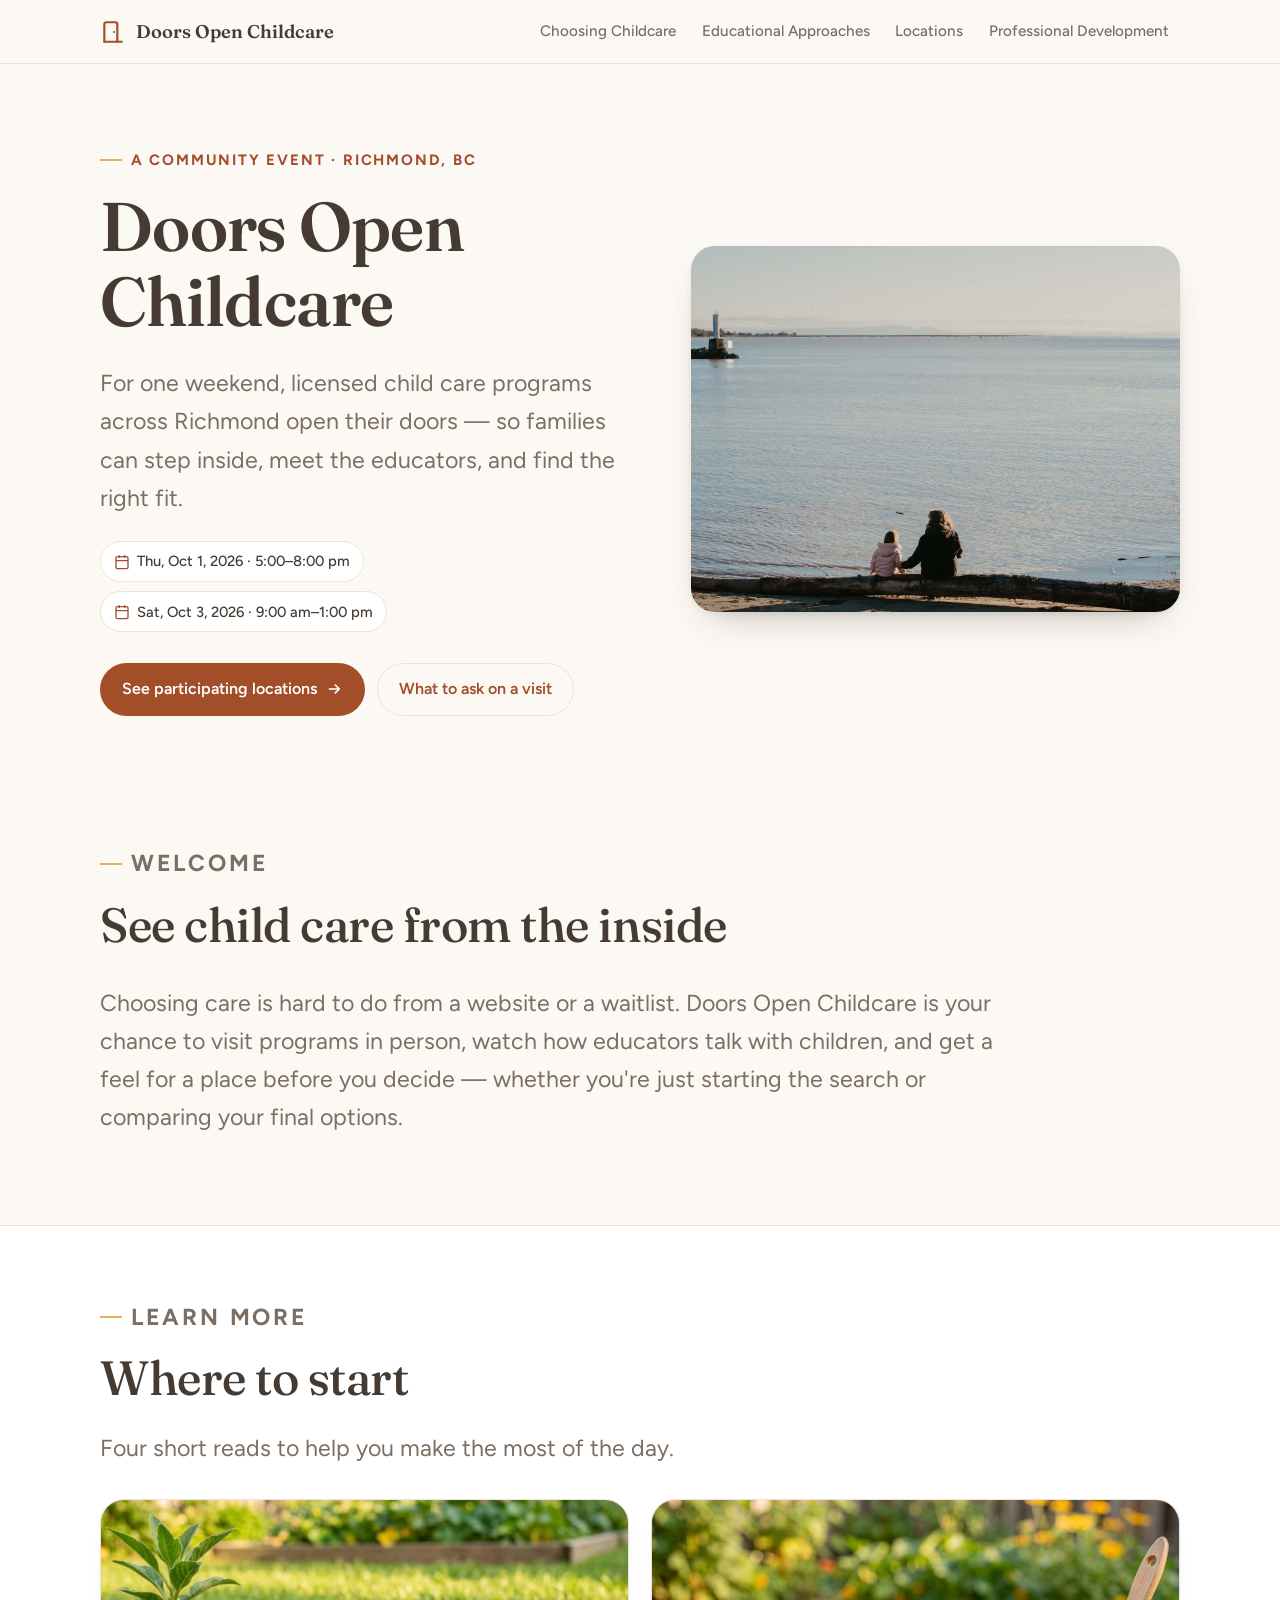
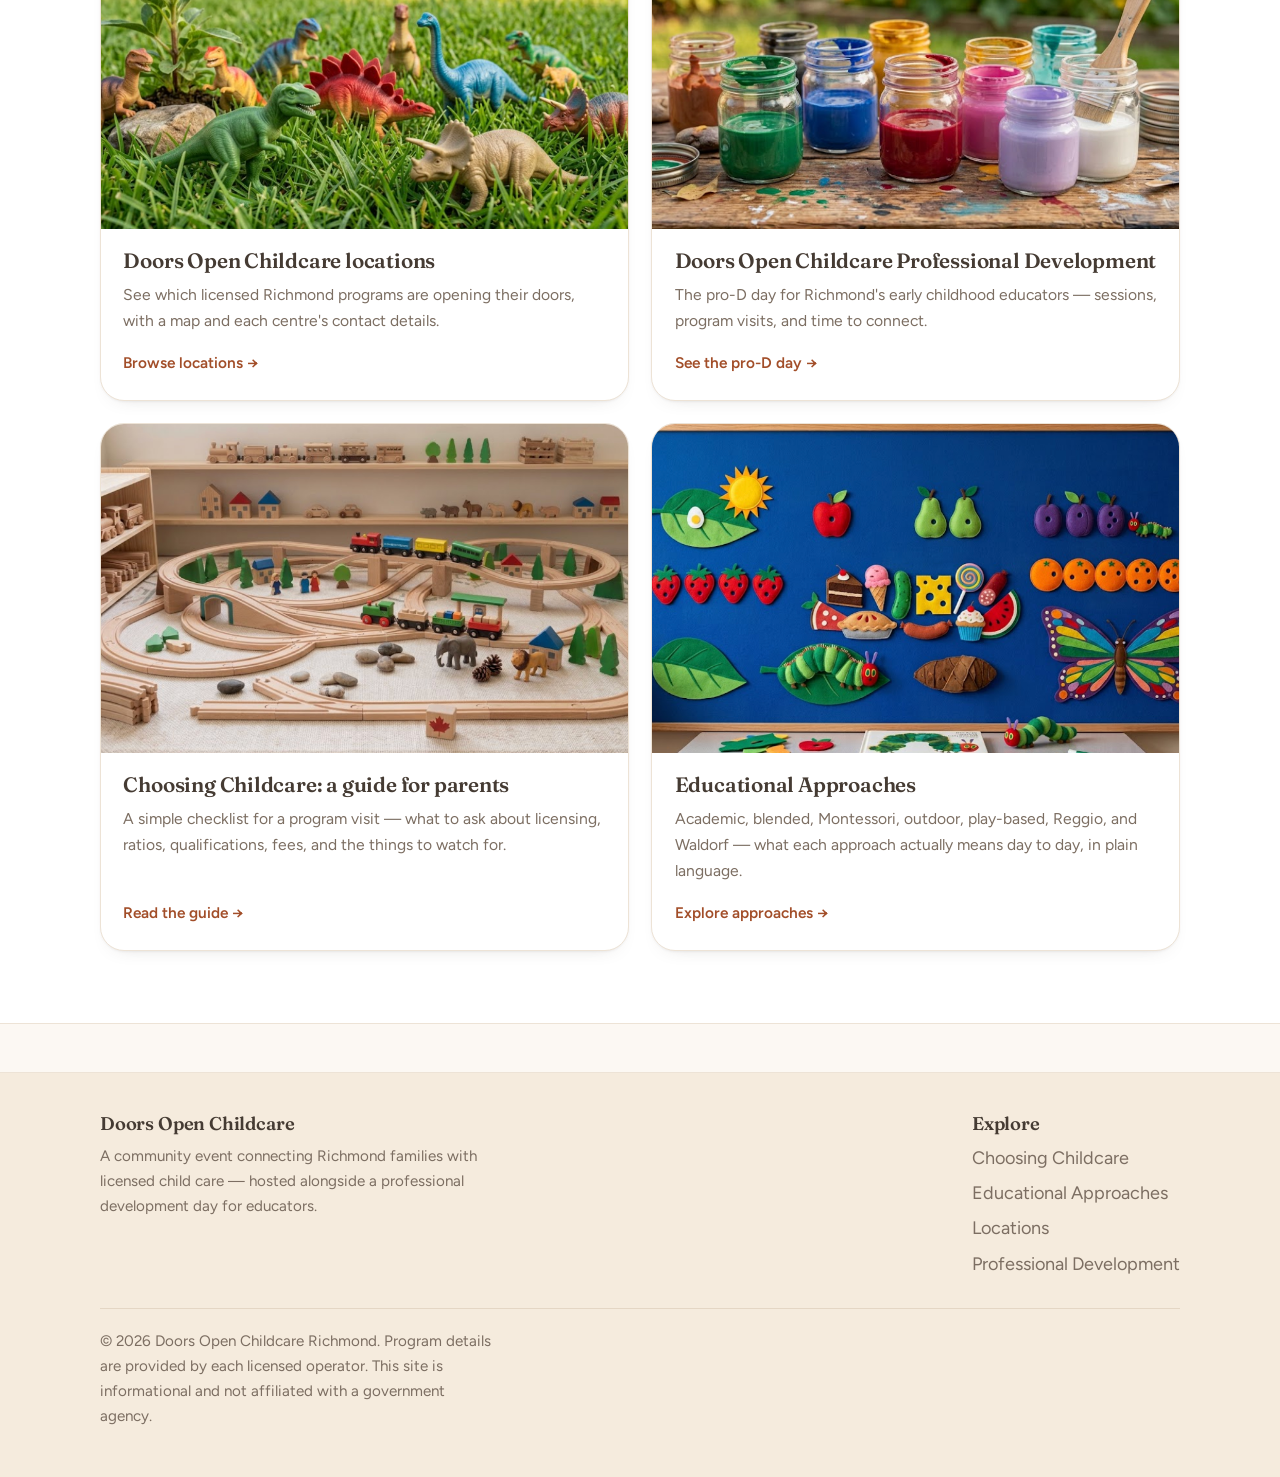
<file: index.html>
<!DOCTYPE html>
<html lang="en">
<head>
<meta charset="UTF-8">
<meta name="viewport" content="width=device-width, initial-scale=1">
<title>Doors Open Childcare — Richmond</title>
<meta name="description" content="Doors Open Childcare is a community event where licensed Richmond child care programs welcome families in — with a professional development day for early childhood educators.">
<meta name="theme-color" content="#DD8560">
<link rel="preconnect" href="https://fonts.googleapis.com">
<link rel="preconnect" href="https://fonts.gstatic.com" crossorigin>
<link href="https://fonts.googleapis.com/css2?family=Fraunces:opsz,wght@9..144,400;9..144,500;9..144,600&family=Figtree:wght@400;500;600;700&display=swap" rel="stylesheet">
<link rel="stylesheet" href="styles.css">
</head>
<body>
<a class="skip" href="#main">Skip to content</a>

<header class="site-header">
  <div class="wrap nav">
    <a class="brand" href="index.html">
      <svg viewBox="0 0 24 24" fill="none" stroke="currentColor" stroke-width="2" stroke-linecap="round" stroke-linejoin="round" aria-hidden="true"><path d="M4 21V5a2 2 0 0 1 2-2h8a2 2 0 0 1 2 2v16"/><path d="M4 21h16"/><path d="M13 12h.01"/></svg>
      Doors Open Childcare
    </a>
    <button class="nav-toggle" aria-label="Menu" aria-expanded="false" aria-controls="nav-links">
      <svg width="22" height="22" viewBox="0 0 24 24" fill="none" stroke="currentColor" stroke-width="2" stroke-linecap="round"><path d="M4 6h16M4 12h16M4 18h16"/></svg>
    </button>
    <ul class="nav-links" id="nav-links">
      <li><a href="what-to-ask.html">Choosing Childcare</a></li>
      <li><a href="educational-approaches.html">Educational Approaches</a></li>
      <li><a href="locations.html">Locations</a></li>
      <li><a href="event.html">Professional Development</a></li>
    </ul>
  </div>
</header>

<main id="main">
  <section class="hero">
    <div class="wrap hero-grid">
      <div class="hero-copy">
        <p class="eyebrow">A community event · Richmond, BC</p>
        <h1>Doors Open Childcare</h1>
        <p class="lede">For one weekend, licensed child care programs across Richmond open their doors — so families can step inside, meet the educators, and find the right fit.</p>
        <div class="hero-meta">
          <span class="chip"><svg viewBox="0 0 24 24" fill="none" stroke="currentColor" stroke-width="2"><rect x="3" y="4" width="18" height="18" rx="2"/><path d="M16 2v4M8 2v4M3 10h18"/></svg> Thu, Oct 1, 2026 · 5:00–8:00 pm</span>
          <span class="chip"><svg viewBox="0 0 24 24" fill="none" stroke="currentColor" stroke-width="2"><rect x="3" y="4" width="18" height="18" rx="2"/><path d="M16 2v4M8 2v4M3 10h18"/></svg> Sat, Oct 3, 2026 · 9:00 am–1:00 pm</span>
        </div>
        <div class="cta-row">
          <a class="btn btn-primary" href="locations.html">See participating locations
            <svg width="18" height="18" viewBox="0 0 24 24" fill="none" stroke="currentColor" stroke-width="2.2"><path d="M5 12h14M13 6l6 6-6 6"/></svg>
          </a>
          <a class="btn btn-ghost" href="what-to-ask.html">What to ask on a visit</a>
        </div>
      </div>

      <div class="hero-photo"><img src="photos/beachside.jpg" alt="Doors Open Childcare Richmond"></div>
    </div>
  </section>

  <section class="section">
    <div class="wrap">
      <div class="section-head">
        <p class="eyebrow">Welcome</p>
        <h2>See child care from the inside</h2>
      </div>
      <p class="lead-in">Choosing care is hard to do from a website or a waitlist. Doors Open Childcare is your chance to visit programs in person, watch how educators talk with children, and get a feel for a place before you decide — whether you're just starting the search or comparing your final options.</p>
    </div>
  </section>

  <section class="section section--tint">
    <div class="wrap">
      <div class="section-head">
        <p class="eyebrow">Learn more</p>
        <h2>Where to start</h2>
        <p>Four short reads to help you make the most of the day.</p>
      </div>

      <div class="learn-grid">

        <!-- To use a real photo: replace the <div class="learn-media">…</div> with
             <div class="learn-media"><img src="images/parents.jpg" alt=""></div> -->
        <a class="learn-card" href="locations.html">
          <div class="learn-media"><img src="photos/dino.jpg" alt=""></div>
          <div class="learn-body">
            <h3>Doors Open Childcare locations</h3>
            <p>See which licensed Richmond programs are opening their doors, with a map and each centre's contact details.</p>
            <span class="go">Browse locations →</span>
          </div>
        </a>

        <a class="learn-card" href="event.html">
          <div class="learn-media"><img src="photos/paint.jpg" alt=""></div>
          <div class="learn-body">
            <h3>Doors Open Childcare Professional Development</h3>
            <p>The pro-D day for Richmond's early childhood educators — sessions, program visits, and time to connect.</p>
            <span class="go">See the pro-D day →</span>
          </div>
        </a>

        <a class="learn-card" href="what-to-ask.html">
          <div class="learn-media"><img src="photos/train.jpg" alt=""></div>
          <div class="learn-body">
            <h3>Choosing Childcare: a guide for parents</h3>
            <p>A simple checklist for a program visit — what to ask about licensing, ratios, qualifications, fees, and the things to watch for.</p>
            <span class="go">Read the guide →</span>
          </div>
        </a>

        <a class="learn-card" href="educational-approaches.html">
          <div class="learn-media"><img src="photos/feltboard.jpg" alt=""></div>
          <div class="learn-body">
            <h3>Educational Approaches</h3>
            <p>Academic, blended, Montessori, outdoor, play-based, Reggio, and Waldorf — what each approach actually means day to day, in plain language.</p>
            <span class="go">Explore approaches →</span>
          </div>
        </a>

      </div>
    </div>
  </section>
</main>

<footer class="site-footer">
  <div class="wrap foot-grid">
    <div>
      <h3>Doors Open Childcare</h3>
      <p>A community event connecting Richmond families with licensed child care — hosted alongside a professional development day for educators.</p>
    </div>
    <div>
      <h3>Explore</h3>
      <ul class="foot-links">
        <li><a href="what-to-ask.html">Choosing Childcare</a></li>
        <li><a href="educational-approaches.html">Educational Approaches</a></li>
        <li><a href="locations.html">Locations</a></li>
        <li><a href="event.html">Professional Development</a></li>
      </ul>
    </div>
  </div>
  <div class="wrap foot-note">
    <p>© <span id="yr"></span> Doors Open Childcare Richmond. Program details are provided by each licensed operator. This site is informational and not affiliated with a government agency.</p>
  </div>
</footer>

<script src="site.js"></script>
<script>document.getElementById('yr').textContent = new Date().getFullYear();</script>
</body>
</html>
</file>
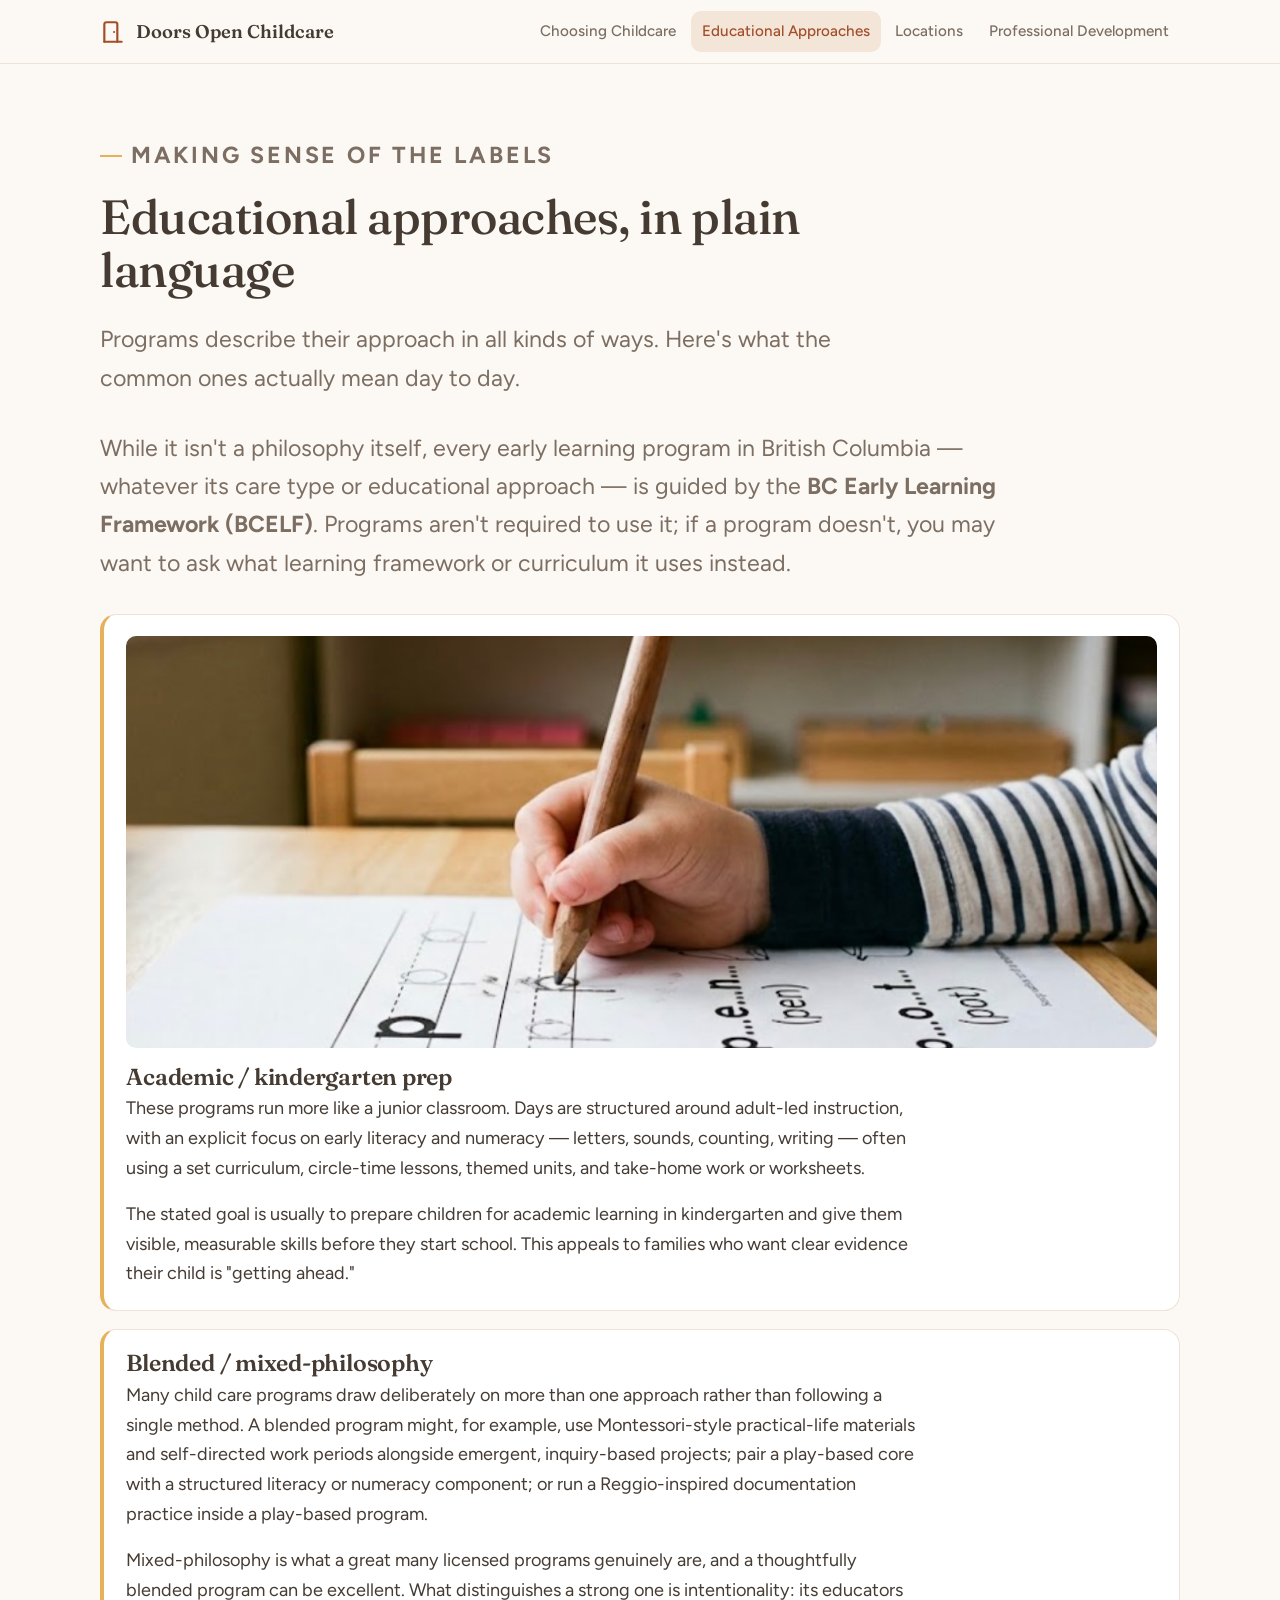
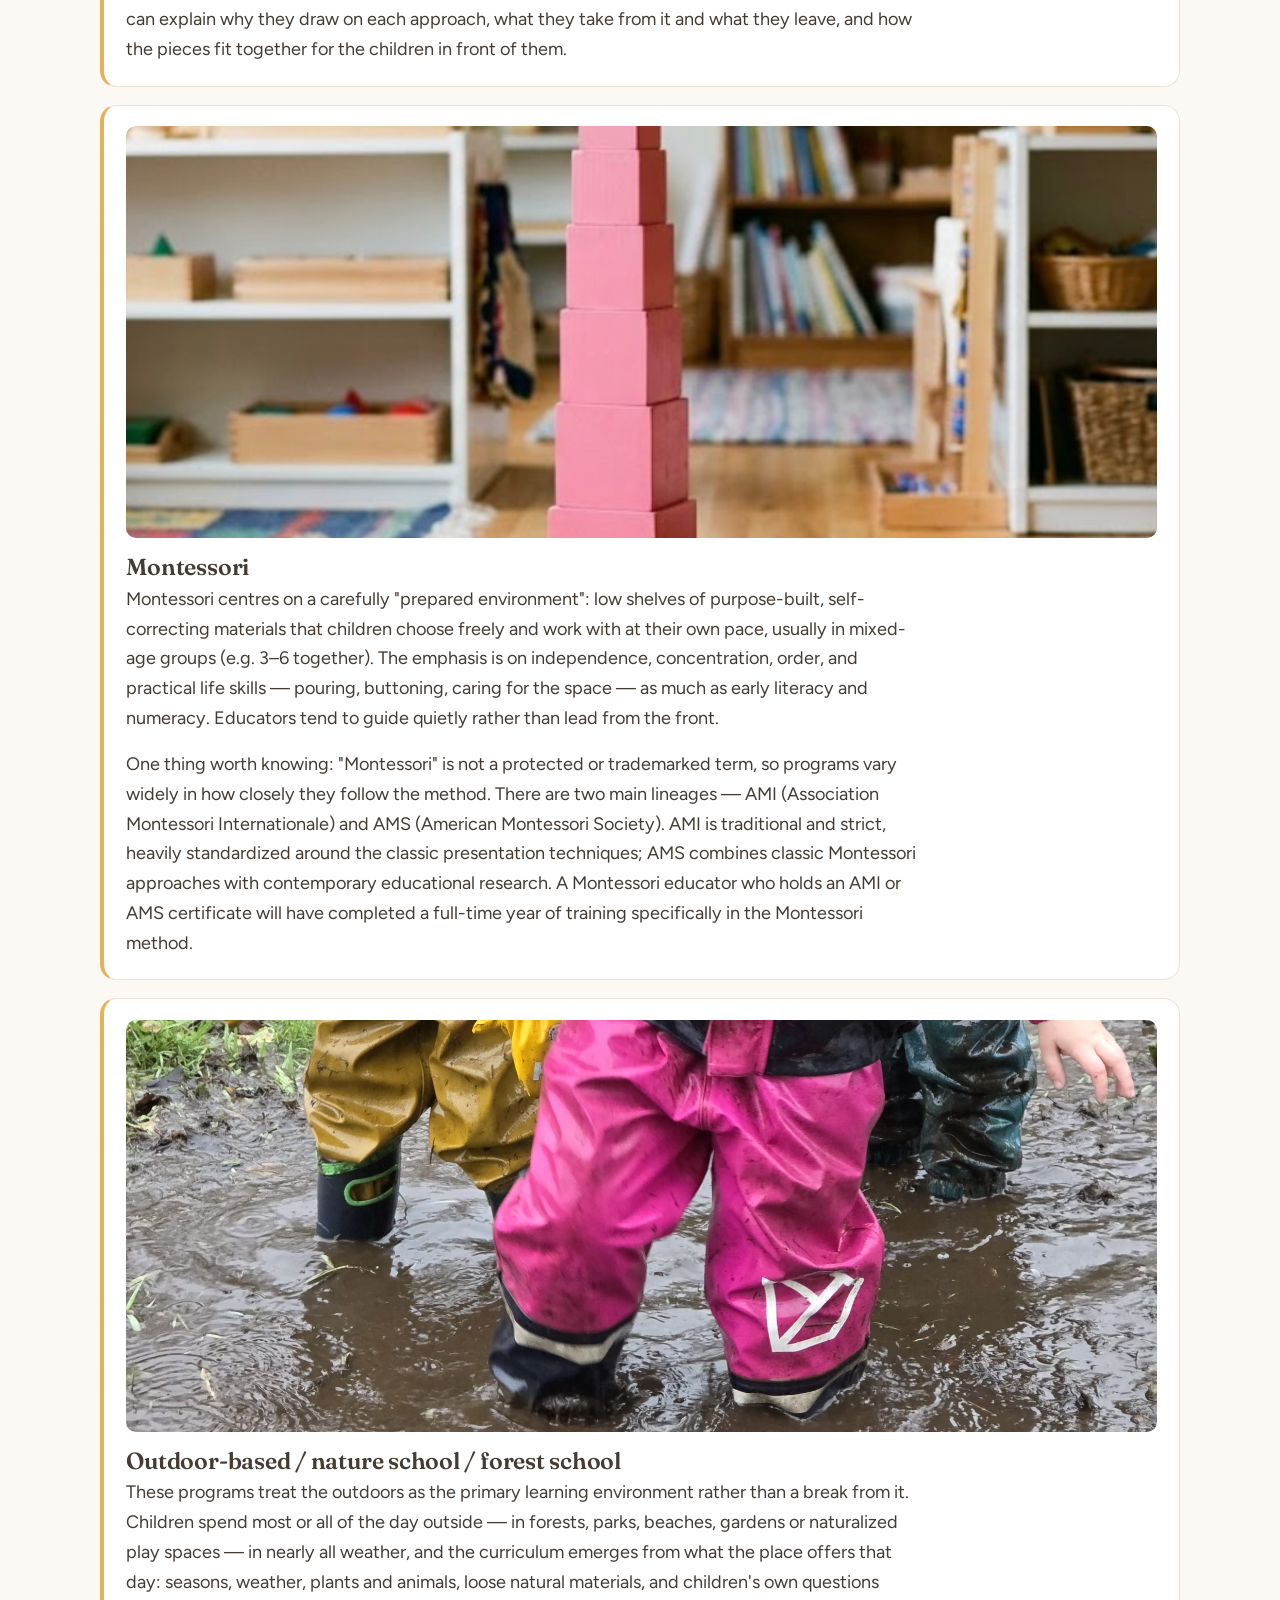
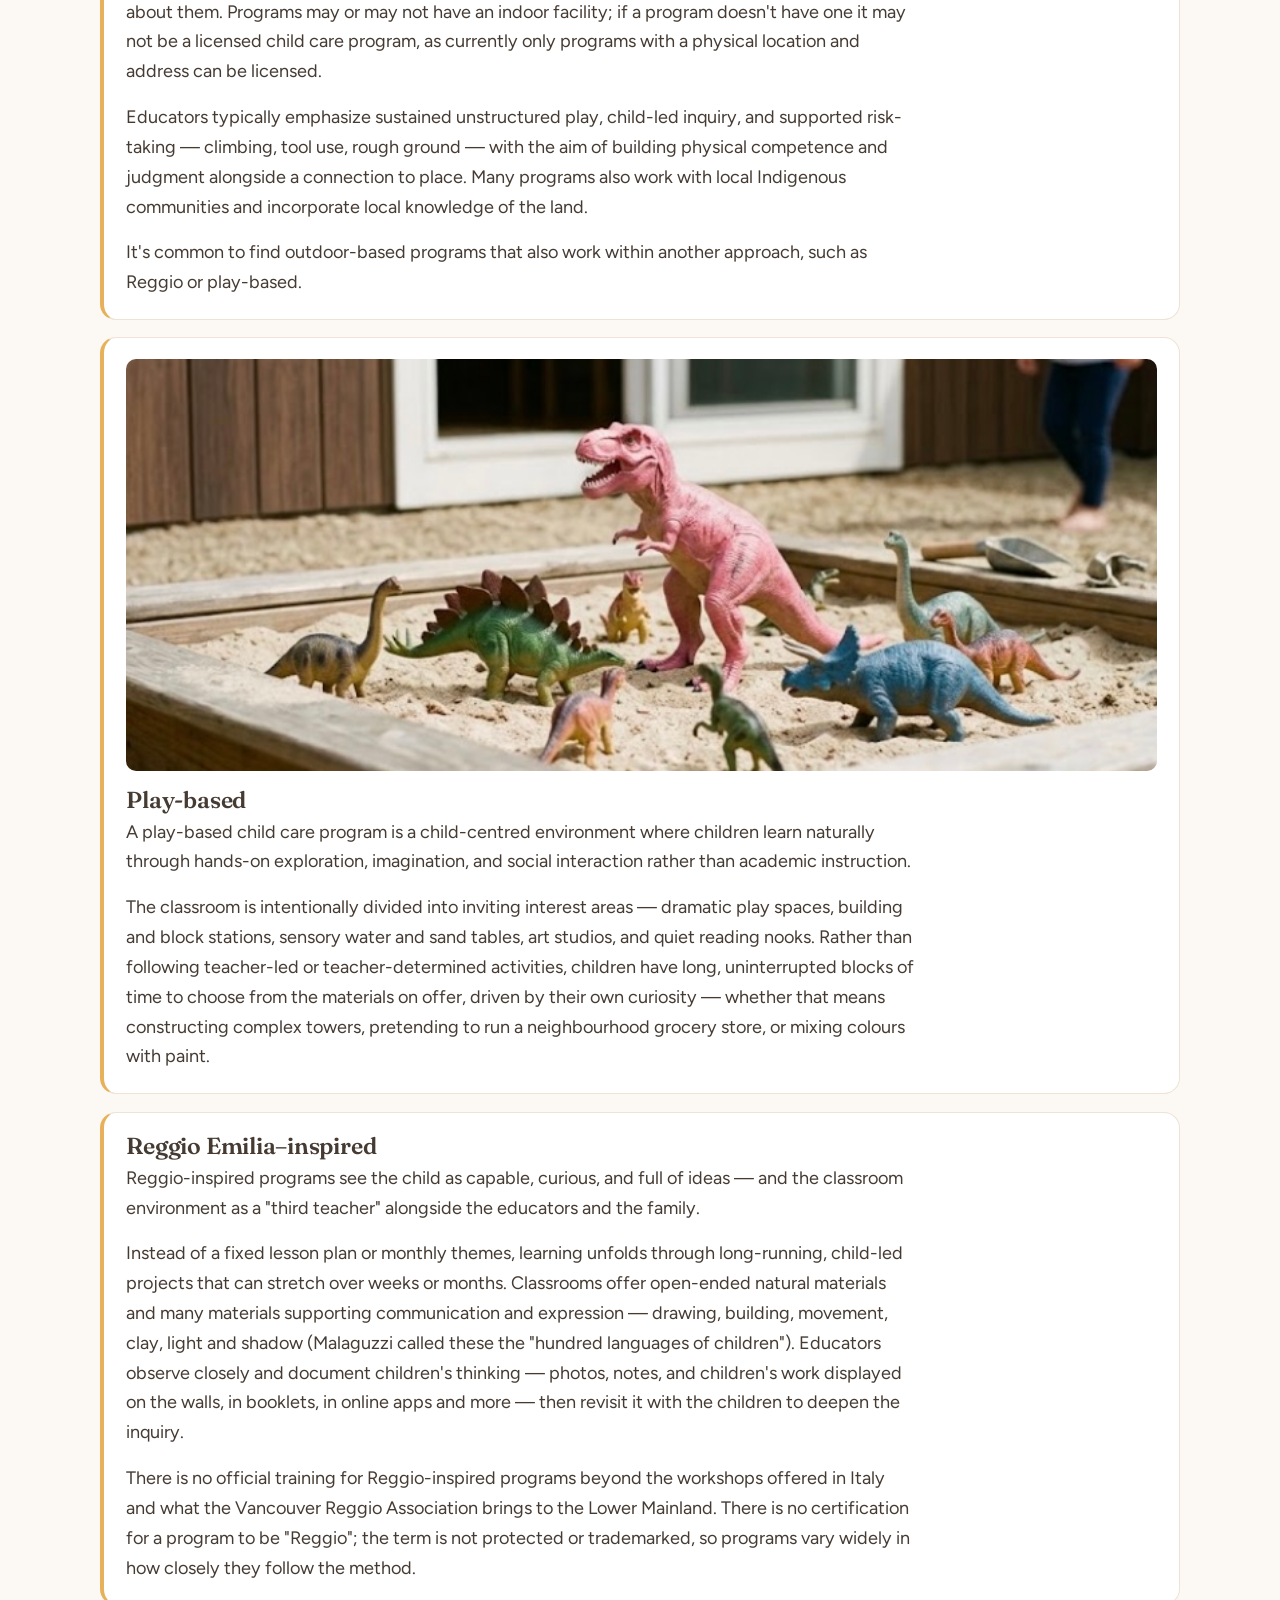
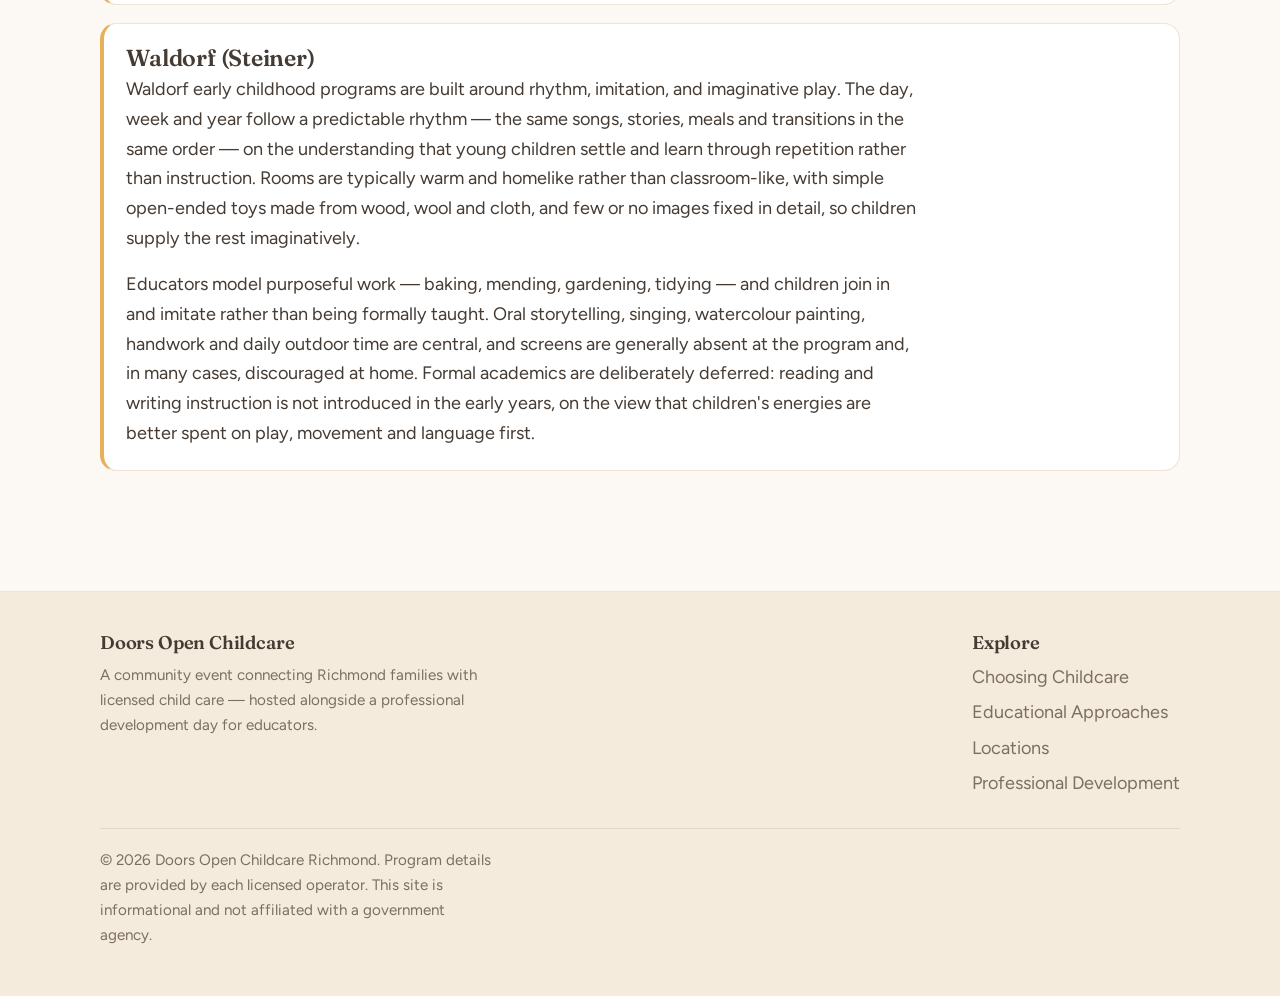
<file: educational-approaches.html>
<!DOCTYPE html>
<html lang="en">
<head>
<meta charset="UTF-8">
<meta name="viewport" content="width=device-width, initial-scale=1">
<title>Educational approaches — Doors Open Childcare Richmond</title>
<meta name="description" content="Plain-language explanations of the early childhood approaches you'll meet in Richmond: academic/kindergarten prep, blended, Montessori, outdoor/forest, play-based, Reggio Emilia, and Waldorf — plus the BC Early Learning Framework that guides them all.">
<link rel="preconnect" href="https://fonts.googleapis.com">
<link rel="preconnect" href="https://fonts.gstatic.com" crossorigin>
<link href="https://fonts.googleapis.com/css2?family=Fraunces:opsz,wght@9..144,400;9..144,500;9..144,600;9..144,700&family=Figtree:wght@400;500;600;700&display=swap" rel="stylesheet">
<link rel="stylesheet" href="styles.css">
</head>
<body>
<a class="skip" href="#main">Skip to content</a>

<header class="site-header">
  <div class="wrap nav">
    <a class="brand" href="index.html">
      <svg viewBox="0 0 24 24" fill="none" stroke="currentColor" stroke-width="2" stroke-linecap="round" stroke-linejoin="round" aria-hidden="true"><path d="M4 21V5a2 2 0 0 1 2-2h8a2 2 0 0 1 2 2v16"/><path d="M4 21h16"/><path d="M13 12h.01"/></svg>
      Doors Open Childcare
    </a>
    <button class="nav-toggle" aria-label="Menu" aria-expanded="false" aria-controls="nav-links">
      <svg width="22" height="22" viewBox="0 0 24 24" fill="none" stroke="currentColor" stroke-width="2" stroke-linecap="round"><path d="M4 6h16M4 12h16M4 18h16"/></svg>
    </button>
    <ul class="nav-links" id="nav-links">
      <li><a href="what-to-ask.html">Choosing Childcare</a></li>
      <li><a href="educational-approaches.html" aria-current="page">Educational Approaches</a></li>
      <li><a href="locations.html">Locations</a></li>
      <li><a href="event.html">Professional Development</a></li>
    </ul>
  </div>
</header>

<main id="main">
  <section class="section">
    <div class="wrap">
      <div class="section-head">
        <p class="eyebrow">Making sense of the labels</p>
        <h2>Educational approaches, in plain language</h2>
        <p>Programs describe their approach in all kinds of ways. Here's what the common ones actually mean day to day.</p>
      </div>

      <p class="lead-in" style="margin-bottom:2rem;">While it isn't a philosophy itself, every early learning program in British Columbia — whatever its care type or educational approach — is guided by the <strong>BC Early Learning Framework (BCELF)</strong>. Programs aren't required to use it; if a program doesn't, you may want to ask what learning framework or curriculum it uses instead.</p>

      <div class="phil">
        <div class="phil-item">
          <img class="phil-photo" src="photos/academic.jpg" alt="Academic / kindergarten prep" loading="lazy">
          <h3>Academic / kindergarten prep</h3>
          <p>These programs run more like a junior classroom. Days are structured around adult-led instruction, with an explicit focus on early literacy and numeracy — letters, sounds, counting, writing — often using a set curriculum, circle-time lessons, themed units, and take-home work or worksheets.</p>
          <p>The stated goal is usually to prepare children for academic learning in kindergarten and give them visible, measurable skills before they start school. This appeals to families who want clear evidence their child is "getting ahead."</p>
        </div>

        <div class="phil-item">
          <h3>Blended / mixed-philosophy</h3>
          <p>Many child care programs draw deliberately on more than one approach rather than following a single method. A blended program might, for example, use Montessori-style practical-life materials and self-directed work periods alongside emergent, inquiry-based projects; pair a play-based core with a structured literacy or numeracy component; or run a Reggio-inspired documentation practice inside a play-based program.</p>
          <p>Mixed-philosophy is what a great many licensed programs genuinely are, and a thoughtfully blended program can be excellent. What distinguishes a strong one is intentionality: its educators can explain why they draw on each approach, what they take from it and what they leave, and how the pieces fit together for the children in front of them.</p>
        </div>

        <div class="phil-item">
          <img class="phil-photo" src="photos/montessori.jpg" alt="Montessori" loading="lazy">
          <h3>Montessori</h3>
          <p>Montessori centres on a carefully "prepared environment": low shelves of purpose-built, self-correcting materials that children choose freely and work with at their own pace, usually in mixed-age groups (e.g. 3–6 together). The emphasis is on independence, concentration, order, and practical life skills — pouring, buttoning, caring for the space — as much as early literacy and numeracy. Educators tend to guide quietly rather than lead from the front.</p>
          <p>One thing worth knowing: "Montessori" is not a protected or trademarked term, so programs vary widely in how closely they follow the method. There are two main lineages — AMI (Association Montessori Internationale) and AMS (American Montessori Society). AMI is traditional and strict, heavily standardized around the classic presentation techniques; AMS combines classic Montessori approaches with contemporary educational research. A Montessori educator who holds an AMI or AMS certificate will have completed a full-time year of training specifically in the Montessori method.</p>
        </div>

        <div class="phil-item">
          <img class="phil-photo" src="photos/outdoor.jpg" alt="Outdoor-based / nature school / forest school" loading="lazy">
          <h3>Outdoor-based / nature school / forest school</h3>
          <p>These programs treat the outdoors as the primary learning environment rather than a break from it. Children spend most or all of the day outside — in forests, parks, beaches, gardens or naturalized play spaces — in nearly all weather, and the curriculum emerges from what the place offers that day: seasons, weather, plants and animals, loose natural materials, and children's own questions about them. Programs may or may not have an indoor facility; if a program doesn't have one it may not be a licensed child care program, as currently only programs with a physical location and address can be licensed.</p>
          <p>Educators typically emphasize sustained unstructured play, child-led inquiry, and supported risk-taking — climbing, tool use, rough ground — with the aim of building physical competence and judgment alongside a connection to place. Many programs also work with local Indigenous communities and incorporate local knowledge of the land.</p>
          <p>It's common to find outdoor-based programs that also work within another approach, such as Reggio or play-based.</p>
        </div>

        <div class="phil-item">
          <img class="phil-photo" src="photos/playbased.jpg" alt="Play-based" loading="lazy">
          <h3>Play-based</h3>
          <p>A play-based child care program is a child-centred environment where children learn naturally through hands-on exploration, imagination, and social interaction rather than academic instruction.</p>
          <p>The classroom is intentionally divided into inviting interest areas — dramatic play spaces, building and block stations, sensory water and sand tables, art studios, and quiet reading nooks. Rather than following teacher-led or teacher-determined activities, children have long, uninterrupted blocks of time to choose from the materials on offer, driven by their own curiosity — whether that means constructing complex towers, pretending to run a neighbourhood grocery store, or mixing colours with paint.</p>
        </div>

        <div class="phil-item">
          <h3>Reggio Emilia–inspired</h3>
          <p>Reggio-inspired programs see the child as capable, curious, and full of ideas — and the classroom environment as a "third teacher" alongside the educators and the family.</p>
          <p>Instead of a fixed lesson plan or monthly themes, learning unfolds through long-running, child-led projects that can stretch over weeks or months. Classrooms offer open-ended natural materials and many materials supporting communication and expression — drawing, building, movement, clay, light and shadow (Malaguzzi called these the "hundred languages of children"). Educators observe closely and document children's thinking — photos, notes, and children's work displayed on the walls, in booklets, in online apps and more — then revisit it with the children to deepen the inquiry.</p>
          <p>There is no official training for Reggio-inspired programs beyond the workshops offered in Italy and what the Vancouver Reggio Association brings to the Lower Mainland. There is no certification for a program to be "Reggio"; the term is not protected or trademarked, so programs vary widely in how closely they follow the method.</p>
        </div>

        <div class="phil-item">
          <h3>Waldorf (Steiner)</h3>
          <p>Waldorf early childhood programs are built around rhythm, imitation, and imaginative play. The day, week and year follow a predictable rhythm — the same songs, stories, meals and transitions in the same order — on the understanding that young children settle and learn through repetition rather than instruction. Rooms are typically warm and homelike rather than classroom-like, with simple open-ended toys made from wood, wool and cloth, and few or no images fixed in detail, so children supply the rest imaginatively.</p>
          <p>Educators model purposeful work — baking, mending, gardening, tidying — and children join in and imitate rather than being formally taught. Oral storytelling, singing, watercolour painting, handwork and daily outdoor time are central, and screens are generally absent at the program and, in many cases, discouraged at home. Formal academics are deliberately deferred: reading and writing instruction is not introduced in the early years, on the view that children's energies are better spent on play, movement and language first.</p>
        </div>
      </div>
    </div>
  </section>
</main>

<footer class="site-footer">
  <div class="wrap foot-grid">
    <div>
      <h3>Doors Open Childcare</h3>
      <p>A community event connecting Richmond families with licensed child care — hosted alongside a professional development day for educators.</p>
    </div>
    <div>
      <h3>Explore</h3>
      <ul class="foot-links">
        <li><a href="what-to-ask.html">Choosing Childcare</a></li>
        <li><a href="educational-approaches.html">Educational Approaches</a></li>
        <li><a href="locations.html">Locations</a></li>
        <li><a href="event.html">Professional Development</a></li>
      </ul>
    </div>
  </div>
  <div class="wrap foot-note">
    <p>© <span id="yr"></span> Doors Open Childcare Richmond. Program details are provided by each licensed operator. This site is informational and not affiliated with a government agency.</p>
  </div>
</footer>

<script src="site.js"></script>
<script>document.getElementById('yr').textContent = new Date().getFullYear();</script>
</body>
</html>
</file>
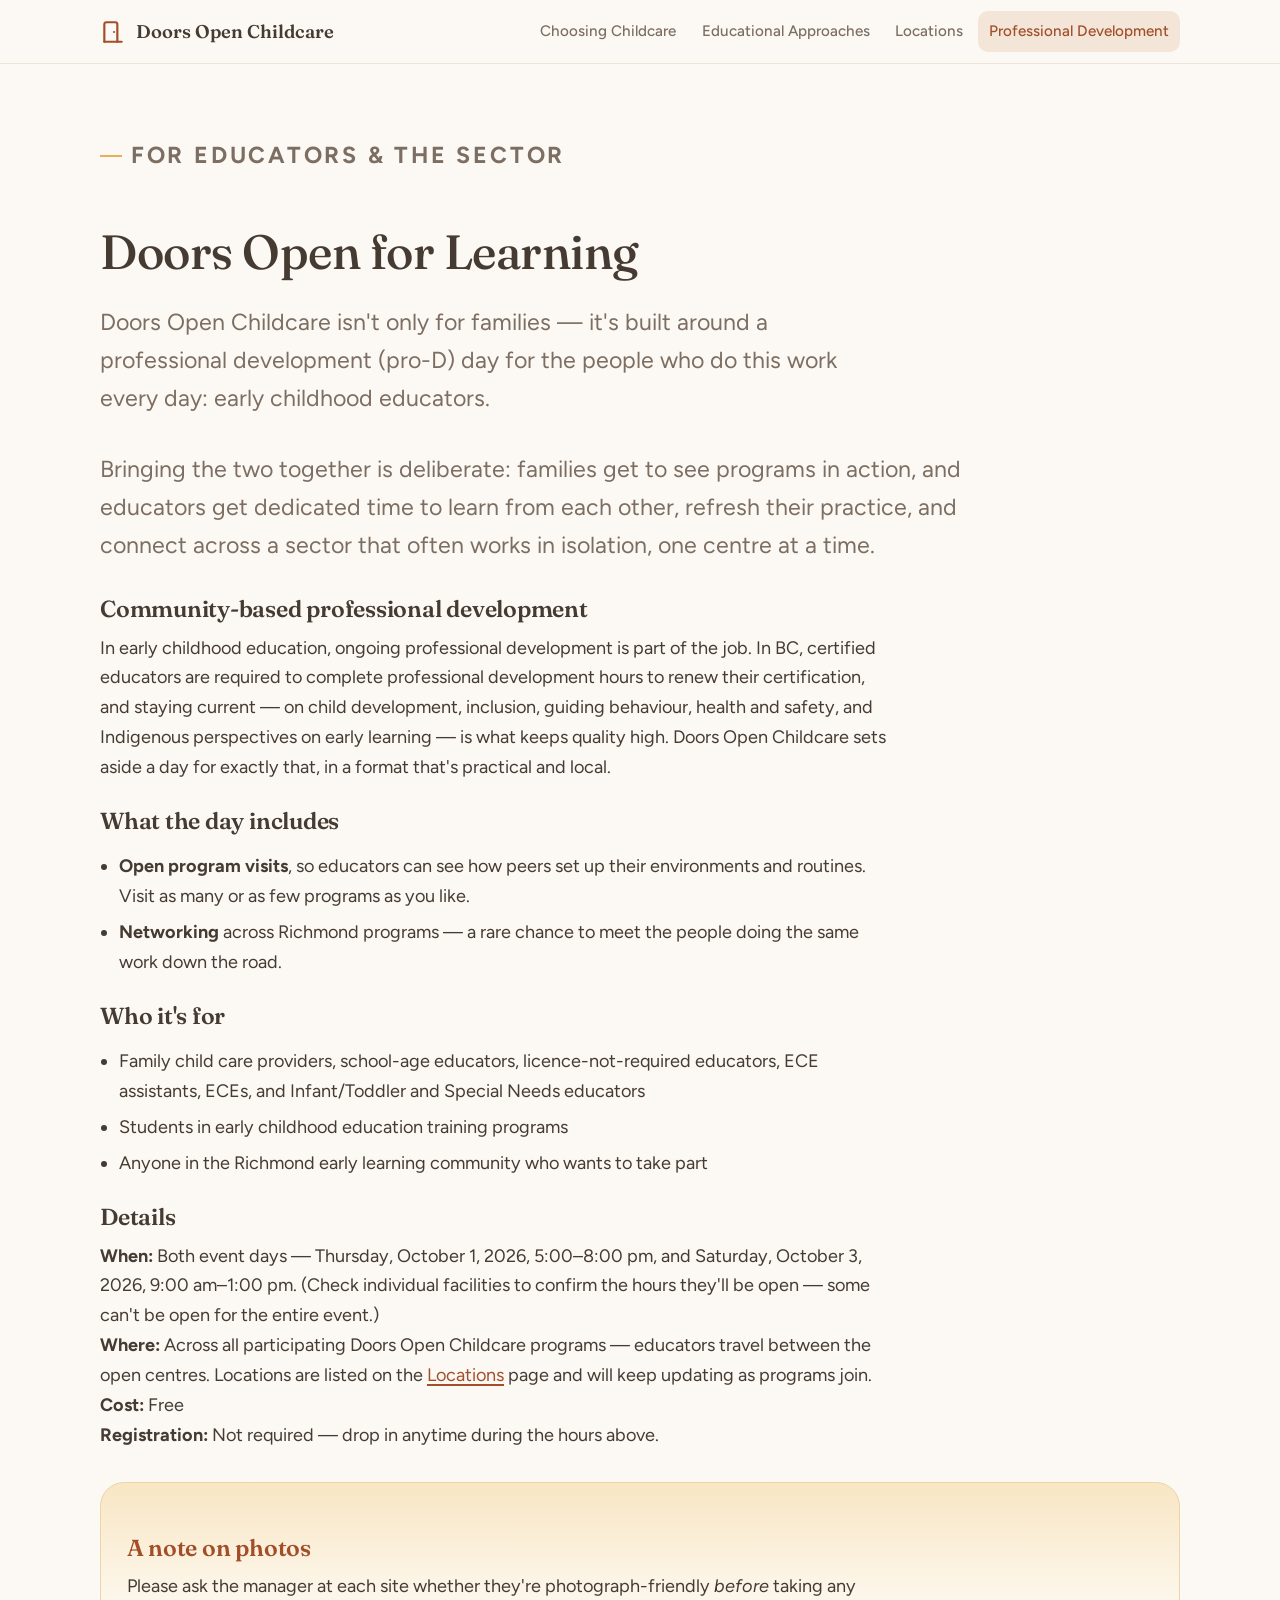
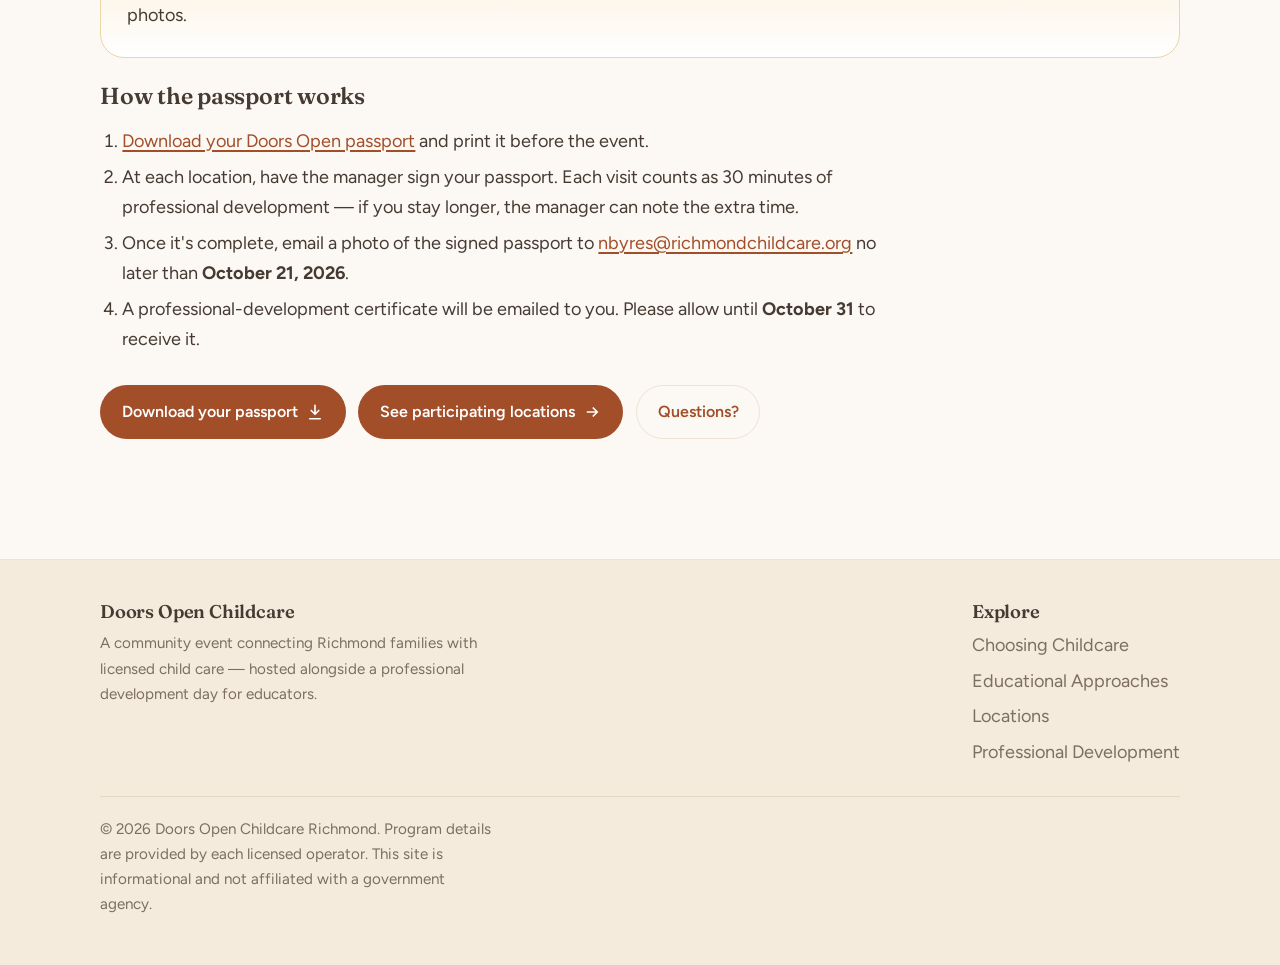
<file: event.html>
<!DOCTYPE html>
<html lang="en">
<head>
<meta charset="UTF-8">
<meta name="viewport" content="width=device-width, initial-scale=1">
<title>Professional development — Doors Open Childcare Richmond</title>
<meta name="description" content="Doors Open Childcare is also a professional development day for Richmond's early childhood educators — open program visits, networking, and a passport you can turn in for a pro-D certificate. Both days, free, drop-in.">
<link rel="preconnect" href="https://fonts.googleapis.com">
<link rel="preconnect" href="https://fonts.gstatic.com" crossorigin>
<link href="https://fonts.googleapis.com/css2?family=Fraunces:opsz,wght@9..144,400;9..144,500;9..144,600;9..144,700&family=Figtree:wght@400;500;600;700&display=swap" rel="stylesheet">
<link rel="stylesheet" href="styles.css">
</head>
<body>
<a class="skip" href="#main">Skip to content</a>

<header class="site-header">
  <div class="wrap nav">
    <a class="brand" href="index.html">
      <svg viewBox="0 0 24 24" fill="none" stroke="currentColor" stroke-width="2" stroke-linecap="round" stroke-linejoin="round" aria-hidden="true"><path d="M4 21V5a2 2 0 0 1 2-2h8a2 2 0 0 1 2 2v16"/><path d="M4 21h16"/><path d="M13 12h.01"/></svg>
      Doors Open Childcare
    </a>
    <button class="nav-toggle" aria-label="Menu" aria-expanded="false" aria-controls="nav-links">
      <svg width="22" height="22" viewBox="0 0 24 24" fill="none" stroke="currentColor" stroke-width="2" stroke-linecap="round"><path d="M4 6h16M4 12h16M4 18h16"/></svg>
    </button>
    <ul class="nav-links" id="nav-links">
      <li><a href="what-to-ask.html">Choosing Childcare</a></li>
      <li><a href="educational-approaches.html">Educational Approaches</a></li>
      <li><a href="locations.html">Locations</a></li>
      <li><a href="event.html" aria-current="page">Professional Development</a></li>
    </ul>
  </div>
</header>

<main id="main">
  <section class="section">
    <div class="wrap prose">
      <div class="section-head">
        <p class="eyebrow">For educators &amp; the sector</p>
        <h2>Doors Open for Learning</h2>
        <p>Doors Open Childcare isn't only for families — it's built around a professional development (pro-D) day for the people who do this work every day: early childhood educators.</p>
      </div>

      <p class="lead-in" style="margin-bottom:2rem;">Bringing the two together is deliberate: families get to see programs in action, and educators get dedicated time to learn from each other, refresh their practice, and connect across a sector that often works in isolation, one centre at a time.</p>

      <h3>Community-based professional development</h3>
      <p>In early childhood education, ongoing professional development is part of the job. In BC, certified educators are required to complete professional development hours to renew their certification, and staying current — on child development, inclusion, guiding behaviour, health and safety, and Indigenous perspectives on early learning — is what keeps quality high. Doors Open Childcare sets aside a day for exactly that, in a format that's practical and local.</p>

      <h3>What the day includes</h3>
      <ul>
        <li><strong>Open program visits</strong>, so educators can see how peers set up their environments and routines. Visit as many or as few programs as you like.</li>
        <li><strong>Networking</strong> across Richmond programs — a rare chance to meet the people doing the same work down the road.</li>
      </ul>

      <h3>Who it's for</h3>
      <ul>
        <li>Family child care providers, school-age educators, licence-not-required educators, ECE assistants, ECEs, and Infant/Toddler and Special Needs educators</li>
        <li>Students in early childhood education training programs</li>
        <li>Anyone in the Richmond early learning community who wants to take part</li>
      </ul>

      <h3>Details</h3>
      <p>
        <strong>When:</strong> Both event days — Thursday, October 1, 2026, 5:00–8:00 pm, and Saturday, October 3, 2026, 9:00 am–1:00 pm. (Check individual facilities to confirm the hours they'll be open — some can't be open for the entire event.)<br>
        <strong>Where:</strong> Across all participating Doors Open Childcare programs — educators travel between the open centres. Locations are listed on the <a href="locations.html">Locations</a> page and will keep updating as programs join.<br>
        <strong>Cost:</strong> Free<br>
        <strong>Registration:</strong> Not required — drop in anytime during the hours above.
      </p>

      <div class="callout">
        <h3>A note on photos</h3>
        <p>Please ask the manager at each site whether they're photograph-friendly <em>before</em> taking any photos.</p>
      </div>

      <h3>How the passport works</h3>
      <!-- TODO: add passport.pdf to this folder so the links below resolve -->
      <ol>
        <li><a href="passport.pdf">Download your Doors Open passport</a> and print it before the event.</li>
        <li>At each location, have the manager sign your passport. Each visit counts as 30 minutes of professional development — if you stay longer, the manager can note the extra time.</li>
        <li>Once it's complete, email a photo of the signed passport to <a href="mailto:nbyres@richmondchildcare.org">nbyres@richmondchildcare.org</a> no later than <strong>October 21, 2026</strong>.</li>
        <li>A professional-development certificate will be emailed to you. Please allow until <strong>October 31</strong> to receive it.</li>
      </ol>

      <div class="cta-row">
        <a class="btn btn-primary" href="passport.pdf">Download your passport
          <svg width="18" height="18" viewBox="0 0 24 24" fill="none" stroke="currentColor" stroke-width="2.2" stroke-linecap="round" stroke-linejoin="round"><path d="M12 3v12M7 10l5 5 5-5M5 21h14"/></svg>
        </a>
        <a class="btn btn-primary" href="locations.html">See participating locations
          <svg width="18" height="18" viewBox="0 0 24 24" fill="none" stroke="currentColor" stroke-width="2.2"><path d="M5 12h14M13 6l6 6-6 6"/></svg>
        </a>
        <a class="btn btn-ghost" href="mailto:Pamela@ssocc.ca">Questions?</a>
      </div>
    </div>
  </section>
</main>

<footer class="site-footer">
  <div class="wrap foot-grid">
    <div>
      <h3>Doors Open Childcare</h3>
      <p>A community event connecting Richmond families with licensed child care — hosted alongside a professional development day for educators.</p>
    </div>
    <div>
      <h3>Explore</h3>
      <ul class="foot-links">
        <li><a href="what-to-ask.html">Choosing Childcare</a></li>
        <li><a href="educational-approaches.html">Educational Approaches</a></li>
        <li><a href="locations.html">Locations</a></li>
        <li><a href="event.html">Professional Development</a></li>
      </ul>
    </div>
  </div>
  <div class="wrap foot-note">
    <p>© <span id="yr"></span> Doors Open Childcare Richmond. Program details are provided by each licensed operator. This site is informational and not affiliated with a government agency.</p>
  </div>
</footer>

<script src="site.js"></script>
<script>document.getElementById('yr').textContent = new Date().getFullYear();</script>
</body>
</html>
</file>
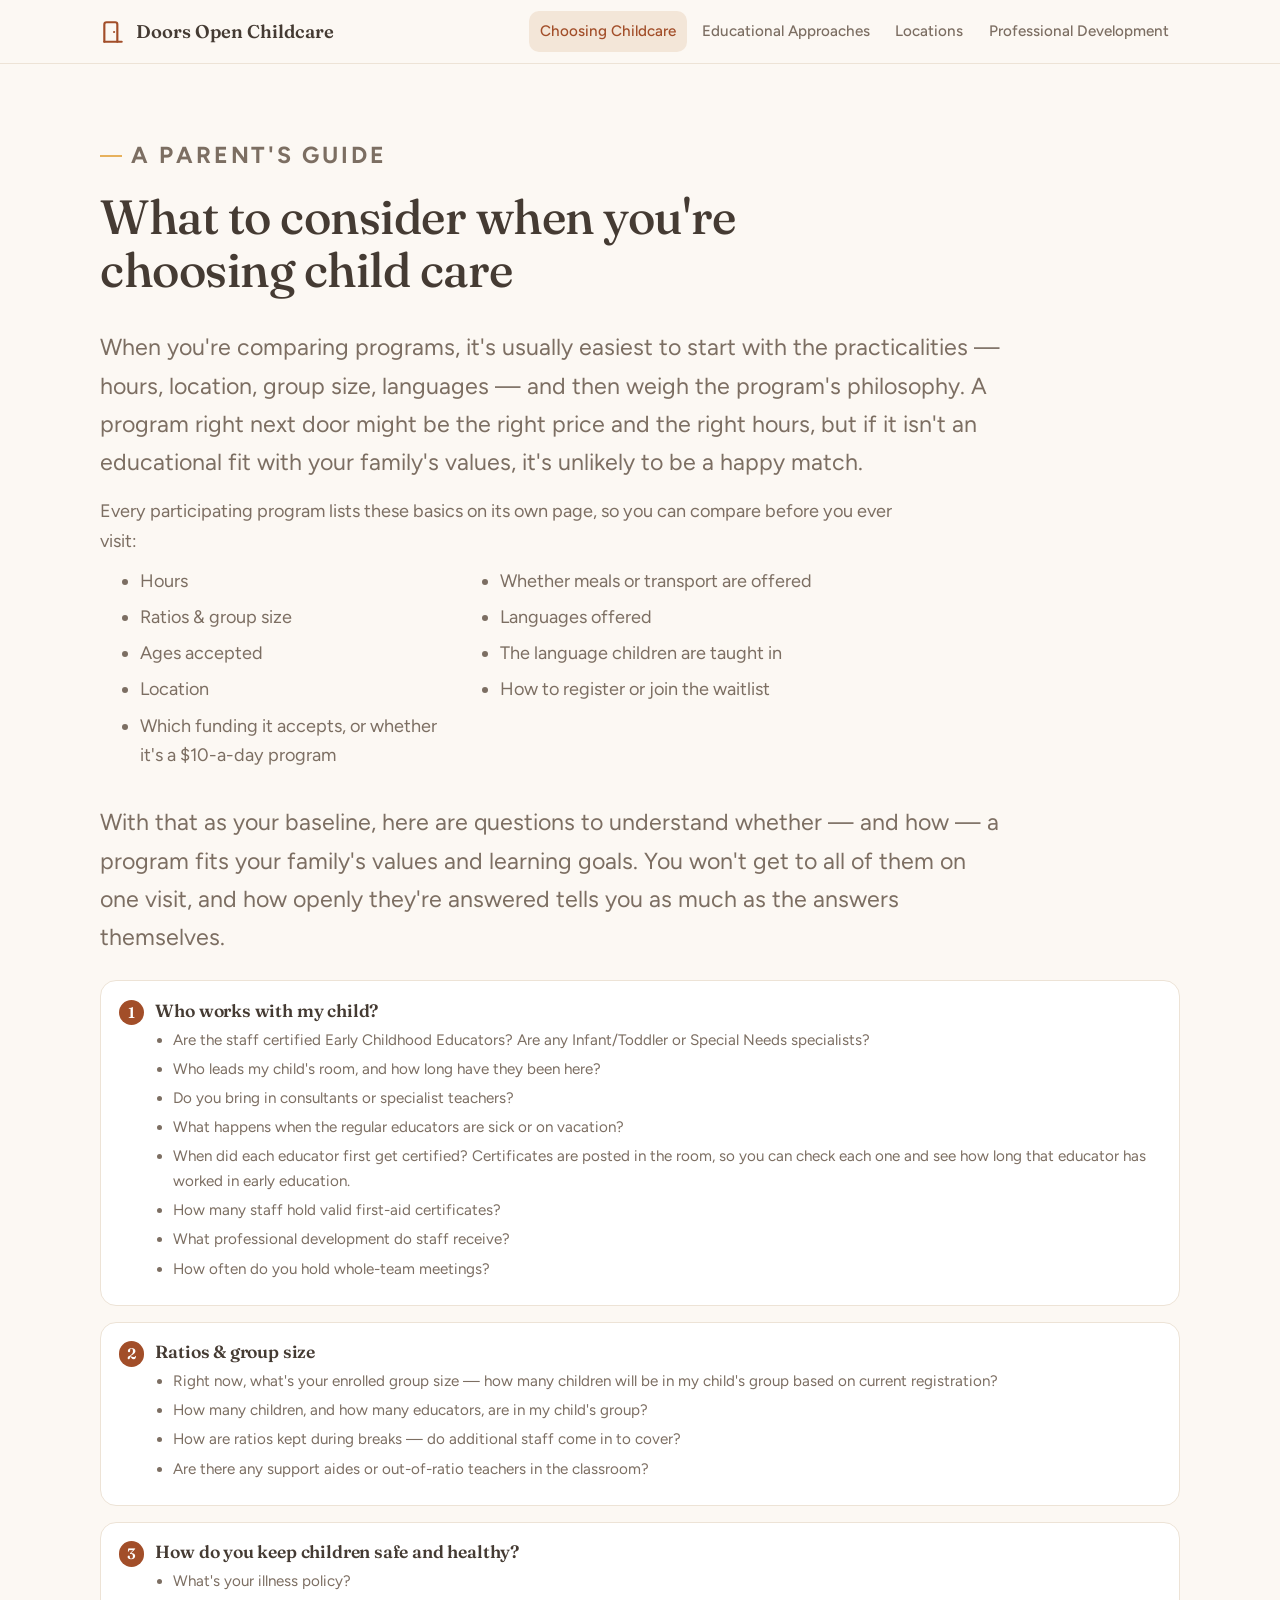
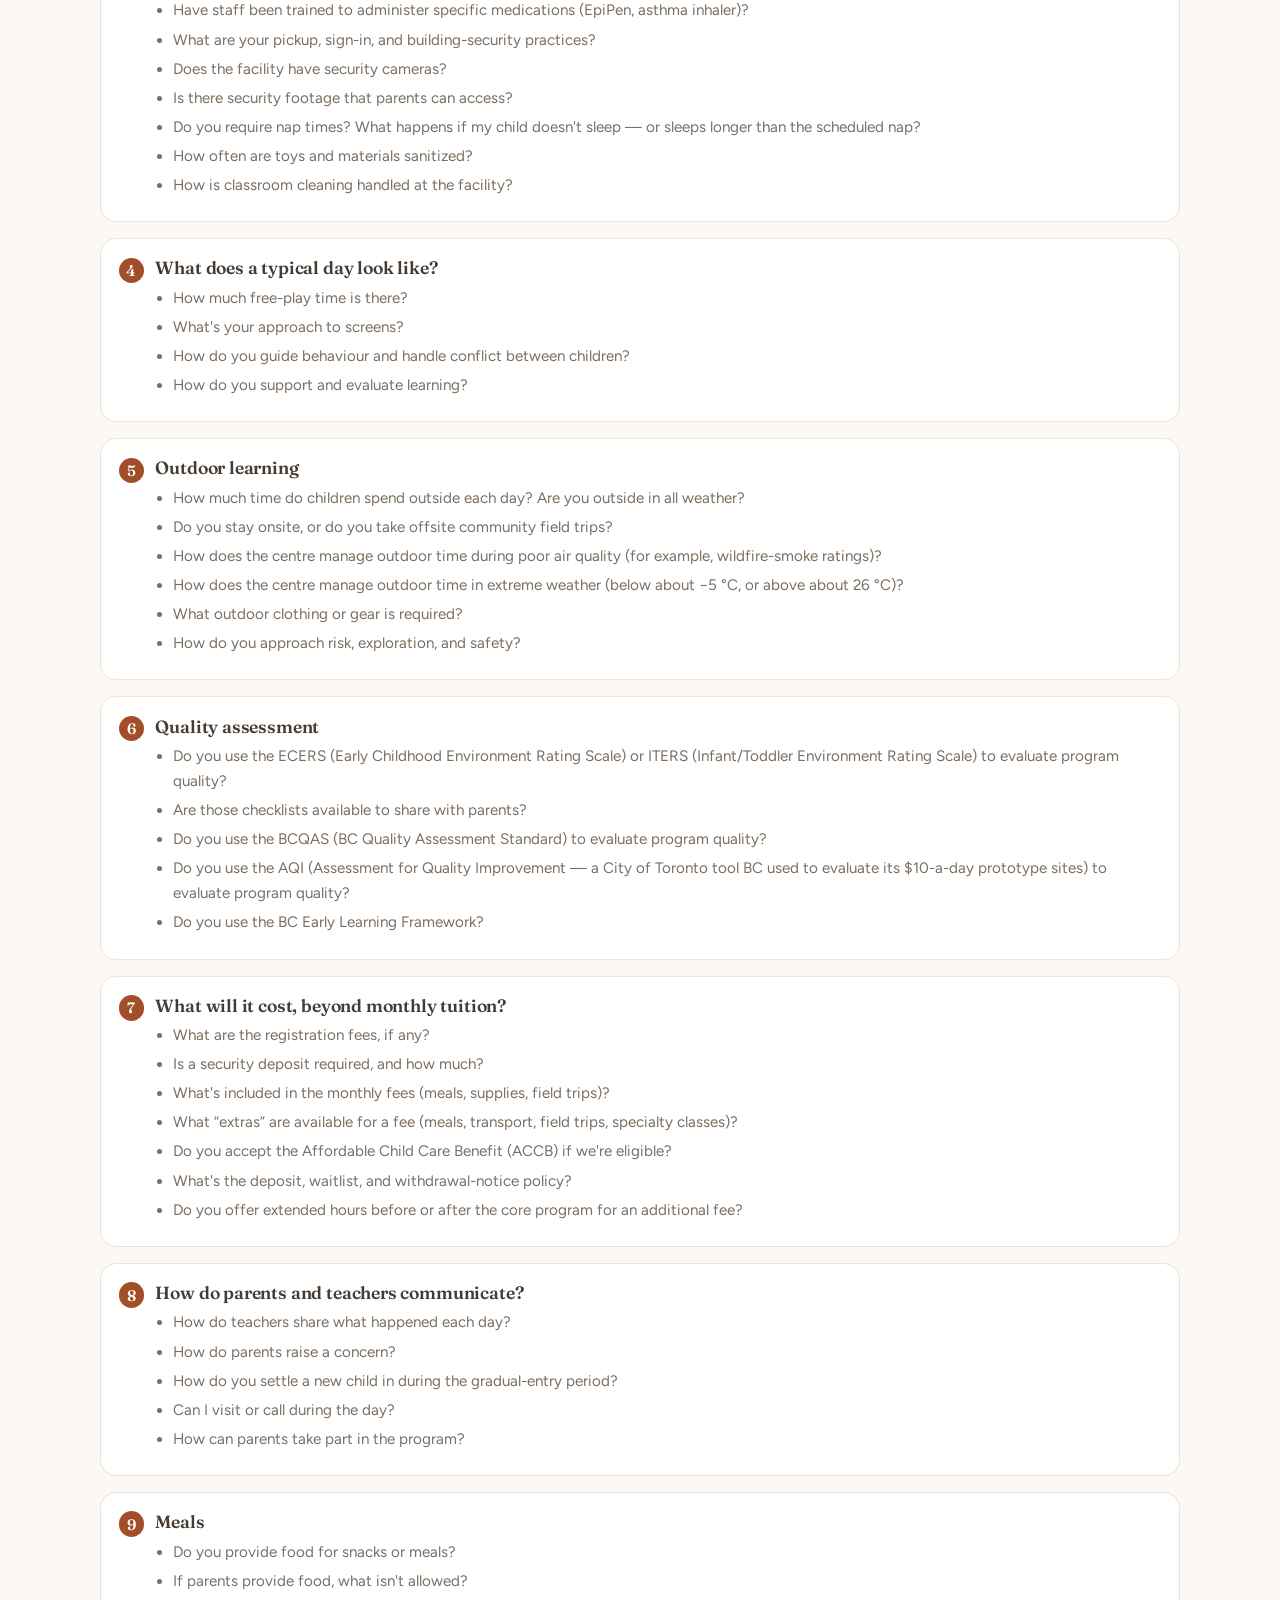
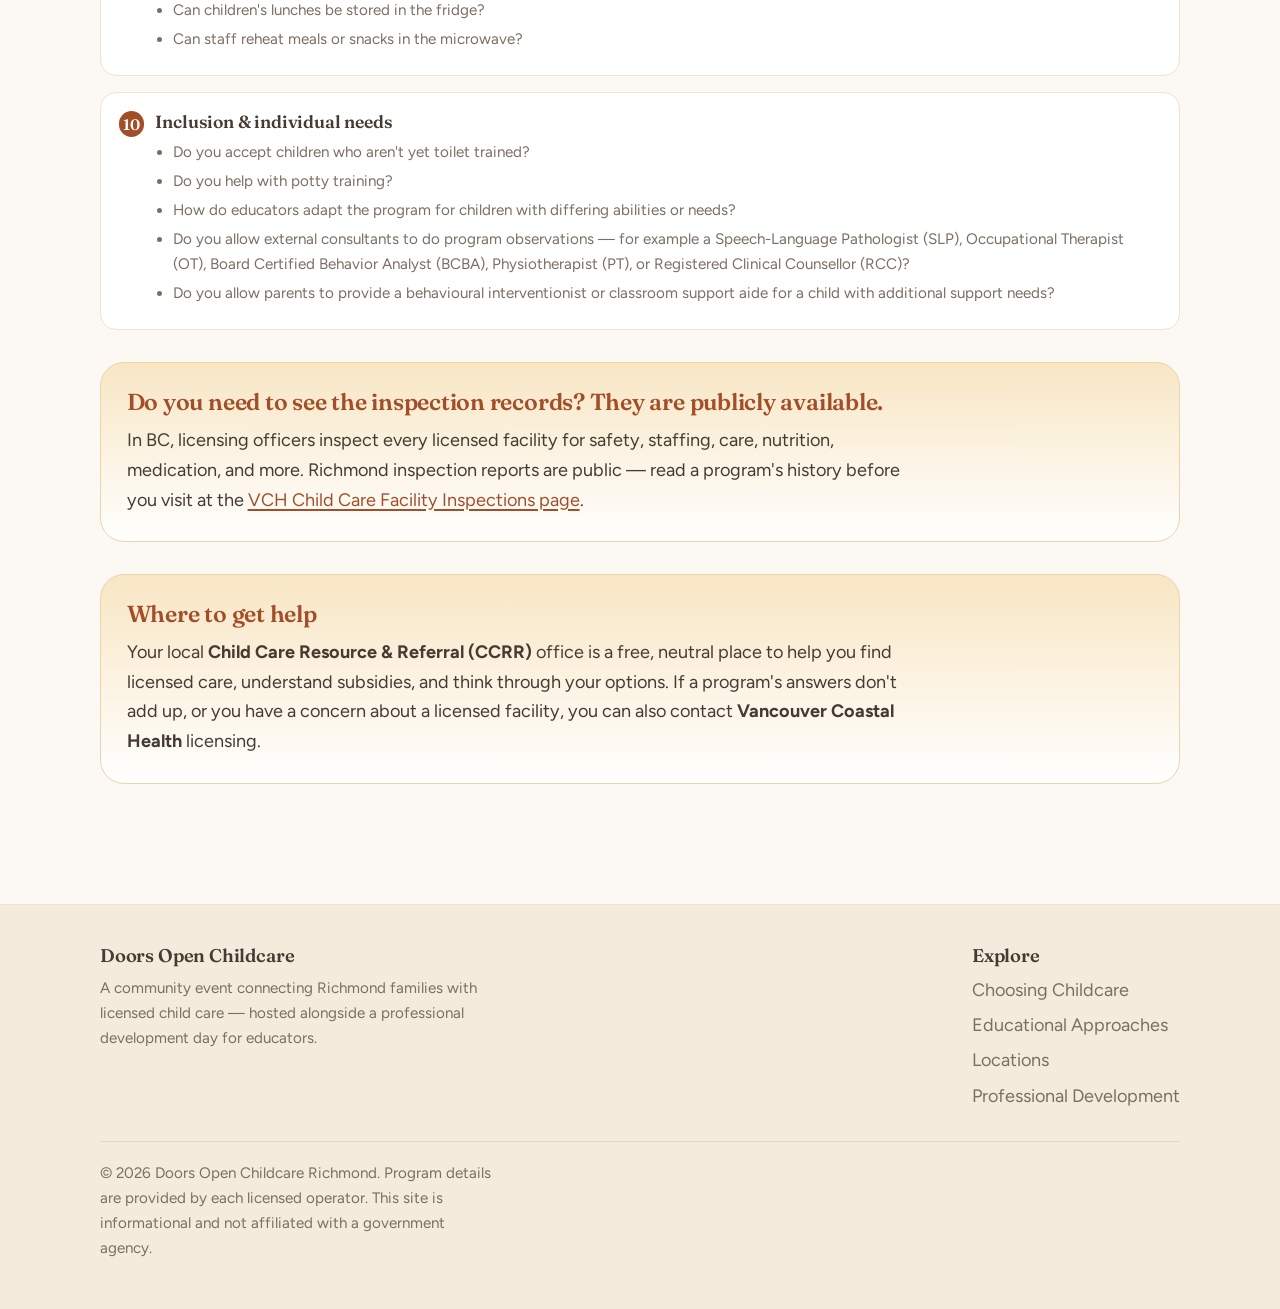
<file: what-to-ask.html>
<!DOCTYPE html>
<html lang="en">
<head>
<meta charset="UTF-8">
<meta name="viewport" content="width=device-width, initial-scale=1">
<title>Choosing childcare — Doors Open Childcare Richmond</title>
<meta name="description" content="What to consider when choosing licensed child care in Richmond: practicalities first, then philosophy — plus questions on educators, ratios, health and safety, the day, the outdoors, quality assessment, cost, communication, meals, and inclusion.">
<meta name="theme-color" content="#DD8560">
<link rel="preconnect" href="https://fonts.googleapis.com">
<link rel="preconnect" href="https://fonts.gstatic.com" crossorigin>
<link href="https://fonts.googleapis.com/css2?family=Fraunces:opsz,wght@9..144,400;9..144,500;9..144,600&family=Figtree:wght@400;500;600;700&display=swap" rel="stylesheet">
<link rel="stylesheet" href="styles.css">
</head>
<body>
<a class="skip" href="#main">Skip to content</a>

<header class="site-header">
  <div class="wrap nav">
    <a class="brand" href="index.html">
      <svg viewBox="0 0 24 24" fill="none" stroke="currentColor" stroke-width="2" stroke-linecap="round" stroke-linejoin="round" aria-hidden="true"><path d="M4 21V5a2 2 0 0 1 2-2h8a2 2 0 0 1 2 2v16"/><path d="M4 21h16"/><path d="M13 12h.01"/></svg>
      Doors Open Childcare
    </a>
    <button class="nav-toggle" aria-label="Menu" aria-expanded="false" aria-controls="nav-links">
      <svg width="22" height="22" viewBox="0 0 24 24" fill="none" stroke="currentColor" stroke-width="2" stroke-linecap="round"><path d="M4 6h16M4 12h16M4 18h16"/></svg>
    </button>
    <ul class="nav-links" id="nav-links">
      <li><a href="what-to-ask.html" aria-current="page">Choosing Childcare</a></li>
      <li><a href="educational-approaches.html">Educational Approaches</a></li>
      <li><a href="locations.html">Locations</a></li>
      <li><a href="event.html">Professional Development</a></li>
    </ul>
  </div>
</header>

<main id="main">
  <section class="section">
    <div class="wrap">
      <div class="section-head">
        <p class="eyebrow">A parent's guide</p>
        <h2>What to consider when you're choosing child care</h2>
      </div>

      <p class="lead-in">When you're comparing programs, it's usually easiest to start with the practicalities &mdash; hours, location, group size, languages &mdash; and then weigh the program's philosophy. A program right next door might be the right price and the right hours, but if it isn't an educational fit with your family's values, it's unlikely to be a happy match.</p>

      <p style="color: var(--ink-soft); margin-bottom: .4rem;">Every participating program lists these basics on its own page, so you can compare before you ever visit:</p>
      <ul class="prose" style="columns: 2; column-gap: 2.5rem; max-width: 60ch; margin: .6rem 0 1.4rem; color: var(--ink-soft);">
        <li>Hours</li>
        <li>Ratios &amp; group size</li>
        <li>Ages accepted</li>
        <li>Location</li>
        <li>Which funding it accepts, or whether it's a $10-a-day program</li>
        <li>Whether meals or transport are offered</li>
        <li>Languages offered</li>
        <li>The language children are taught in</li>
        <li>How to register or join the waitlist</li>
      </ul>

      <p class="lead-in" style="margin: 2rem 0 1.5rem;">With that as your baseline, here are questions to understand whether &mdash; and how &mdash; a program fits your family's values and learning goals. You won't get to all of them on one visit, and how openly they're answered tells you as much as the answers themselves.</p>

      <div class="check">
        <div class="check-item">
          <h3>Who works with my child?</h3>
          <ul>
            <li>Are the staff certified Early Childhood Educators? Are any Infant/Toddler or Special Needs specialists?</li>
            <li>Who leads my child's room, and how long have they been here?</li>
            <li>Do you bring in consultants or specialist teachers?</li>
            <li>What happens when the regular educators are sick or on vacation?</li>
            <li>When did each educator first get certified? Certificates are posted in the room, so you can check each one and see how long that educator has worked in early education.</li>
            <li>How many staff hold valid first-aid certificates?</li>
            <li>What professional development do staff receive?</li>
            <li>How often do you hold whole-team meetings?</li>
          </ul>
        </div>

        <div class="check-item">
          <h3>Ratios &amp; group size</h3>
          <ul>
            <li>Right now, what's your enrolled group size &mdash; how many children will be in my child's group based on current registration?</li>
            <li>How many children, and how many educators, are in my child's group?</li>
            <li>How are ratios kept during breaks &mdash; do additional staff come in to cover?</li>
            <li>Are there any support aides or out-of-ratio teachers in the classroom?</li>
          </ul>
        </div>

        <div class="check-item">
          <h3>How do you keep children safe and healthy?</h3>
          <ul>
            <li>What's your illness policy?</li>
            <li>Have staff been trained to administer specific medications (EpiPen, asthma inhaler)?</li>
            <li>What are your pickup, sign-in, and building-security practices?</li>
            <li>Does the facility have security cameras?</li>
            <li>Is there security footage that parents can access?</li>
            <li>Do you require nap times? What happens if my child doesn't sleep &mdash; or sleeps longer than the scheduled nap?</li>
            <li>How often are toys and materials sanitized?</li>
            <li>How is classroom cleaning handled at the facility?</li>
          </ul>
        </div>

        <div class="check-item">
          <h3>What does a typical day look like?</h3>
          <ul>
            <li>How much free-play time is there?</li>
            <li>What's your approach to screens?</li>
            <li>How do you guide behaviour and handle conflict between children?</li>
            <li>How do you support and evaluate learning?</li>
          </ul>
        </div>

        <div class="check-item">
          <h3>Outdoor learning</h3>
          <ul>
            <li>How much time do children spend outside each day? Are you outside in all weather?</li>
            <li>Do you stay onsite, or do you take offsite community field trips?</li>
            <li>How does the centre manage outdoor time during poor air quality (for example, wildfire-smoke ratings)?</li>
            <li>How does the centre manage outdoor time in extreme weather (below about &minus;5&nbsp;&deg;C, or above about 26&nbsp;&deg;C)?</li>
            <li>What outdoor clothing or gear is required?</li>
            <li>How do you approach risk, exploration, and safety?</li>
          </ul>
        </div>

        <div class="check-item">
          <h3>Quality assessment</h3>
          <ul>
            <li>Do you use the ECERS (Early Childhood Environment Rating Scale) or ITERS (Infant/Toddler Environment Rating Scale) to evaluate program quality?</li>
            <li>Are those checklists available to share with parents?</li>
            <li>Do you use the BCQAS (BC Quality Assessment Standard) to evaluate program quality?</li>
            <li>Do you use the AQI (Assessment for Quality Improvement &mdash; a City of Toronto tool BC used to evaluate its $10-a-day prototype sites) to evaluate program quality?</li>
            <li>Do you use the BC Early Learning Framework?</li>
          </ul>
        </div>

        <div class="check-item">
          <h3>What will it cost, beyond monthly tuition?</h3>
          <ul>
            <li>What are the registration fees, if any?</li>
            <li>Is a security deposit required, and how much?</li>
            <li>What's included in the monthly fees (meals, supplies, field trips)?</li>
            <li>What &ldquo;extras&rdquo; are available for a fee (meals, transport, field trips, specialty classes)?</li>
            <li>Do you accept the Affordable Child Care Benefit (ACCB) if we're eligible?</li>
            <li>What's the deposit, waitlist, and withdrawal-notice policy?</li>
            <li>Do you offer extended hours before or after the core program for an additional fee?</li>
          </ul>
        </div>

        <div class="check-item">
          <h3>How do parents and teachers communicate?</h3>
          <ul>
            <li>How do teachers share what happened each day?</li>
            <li>How do parents raise a concern?</li>
            <li>How do you settle a new child in during the gradual-entry period?</li>
            <li>Can I visit or call during the day?</li>
            <li>How can parents take part in the program?</li>
          </ul>
        </div>

        <div class="check-item">
          <h3>Meals</h3>
          <ul>
            <li>Do you provide food for snacks or meals?</li>
            <li>If parents provide food, what isn't allowed?</li>
            <li>Can children's lunches be stored in the fridge?</li>
            <li>Can staff reheat meals or snacks in the microwave?</li>
          </ul>
        </div>

        <div class="check-item">
          <h3>Inclusion &amp; individual needs</h3>
          <ul>
            <li>Do you accept children who aren't yet toilet trained?</li>
            <li>Do you help with potty training?</li>
            <li>How do educators adapt the program for children with differing abilities or needs?</li>
            <li>Do you allow external consultants to do program observations &mdash; for example a Speech-Language Pathologist (SLP), Occupational Therapist (OT), Board Certified Behavior Analyst (BCBA), Physiotherapist (PT), or Registered Clinical Counsellor (RCC)?</li>
            <li>Do you allow parents to provide a behavioural interventionist or classroom support aide for a child with additional support needs?</li>
          </ul>
        </div>
      </div>

      <div class="callout">
        <h3>Do you need to see the inspection records? They are publicly available.</h3>
        <p>In BC, licensing officers inspect every licensed facility for safety, staffing, care, nutrition, medication, and more. Richmond inspection reports are public &mdash; read a program's history before you visit at the <a href="https://www.vch.ca/en/service/child-care-facility-inspections#inspection_reports" target="_blank" rel="noopener">VCH Child Care Facility Inspections page</a>.</p>
      </div>

      <div class="callout">
        <h3>Where to get help</h3>
        <p>Your local <strong>Child Care Resource &amp; Referral (CCRR)</strong> office is a free, neutral place to help you find licensed care, understand subsidies, and think through your options. If a program's answers don't add up, or you have a concern about a licensed facility, you can also contact <strong>Vancouver Coastal Health</strong> licensing.</p>
      </div>
    </div>
  </section>
</main>

<footer class="site-footer">
  <div class="wrap foot-grid">
    <div>
      <h3>Doors Open Childcare</h3>
      <p>A community event connecting Richmond families with licensed child care — hosted alongside a professional development day for educators.</p>
    </div>
    <div>
      <h3>Explore</h3>
      <ul class="foot-links">
        <li><a href="what-to-ask.html">Choosing Childcare</a></li>
        <li><a href="educational-approaches.html">Educational Approaches</a></li>
        <li><a href="locations.html">Locations</a></li>
        <li><a href="event.html">Professional Development</a></li>
      </ul>
    </div>
  </div>
  <div class="wrap foot-note">
    <p>© <span id="yr"></span> Doors Open Childcare Richmond. Program details are provided by each licensed operator. This site is informational and not affiliated with a government agency.</p>
  </div>
</footer>

<script src="site.js"></script>
<script>document.getElementById('yr').textContent = new Date().getFullYear();</script>
</body>
</html>
</file>
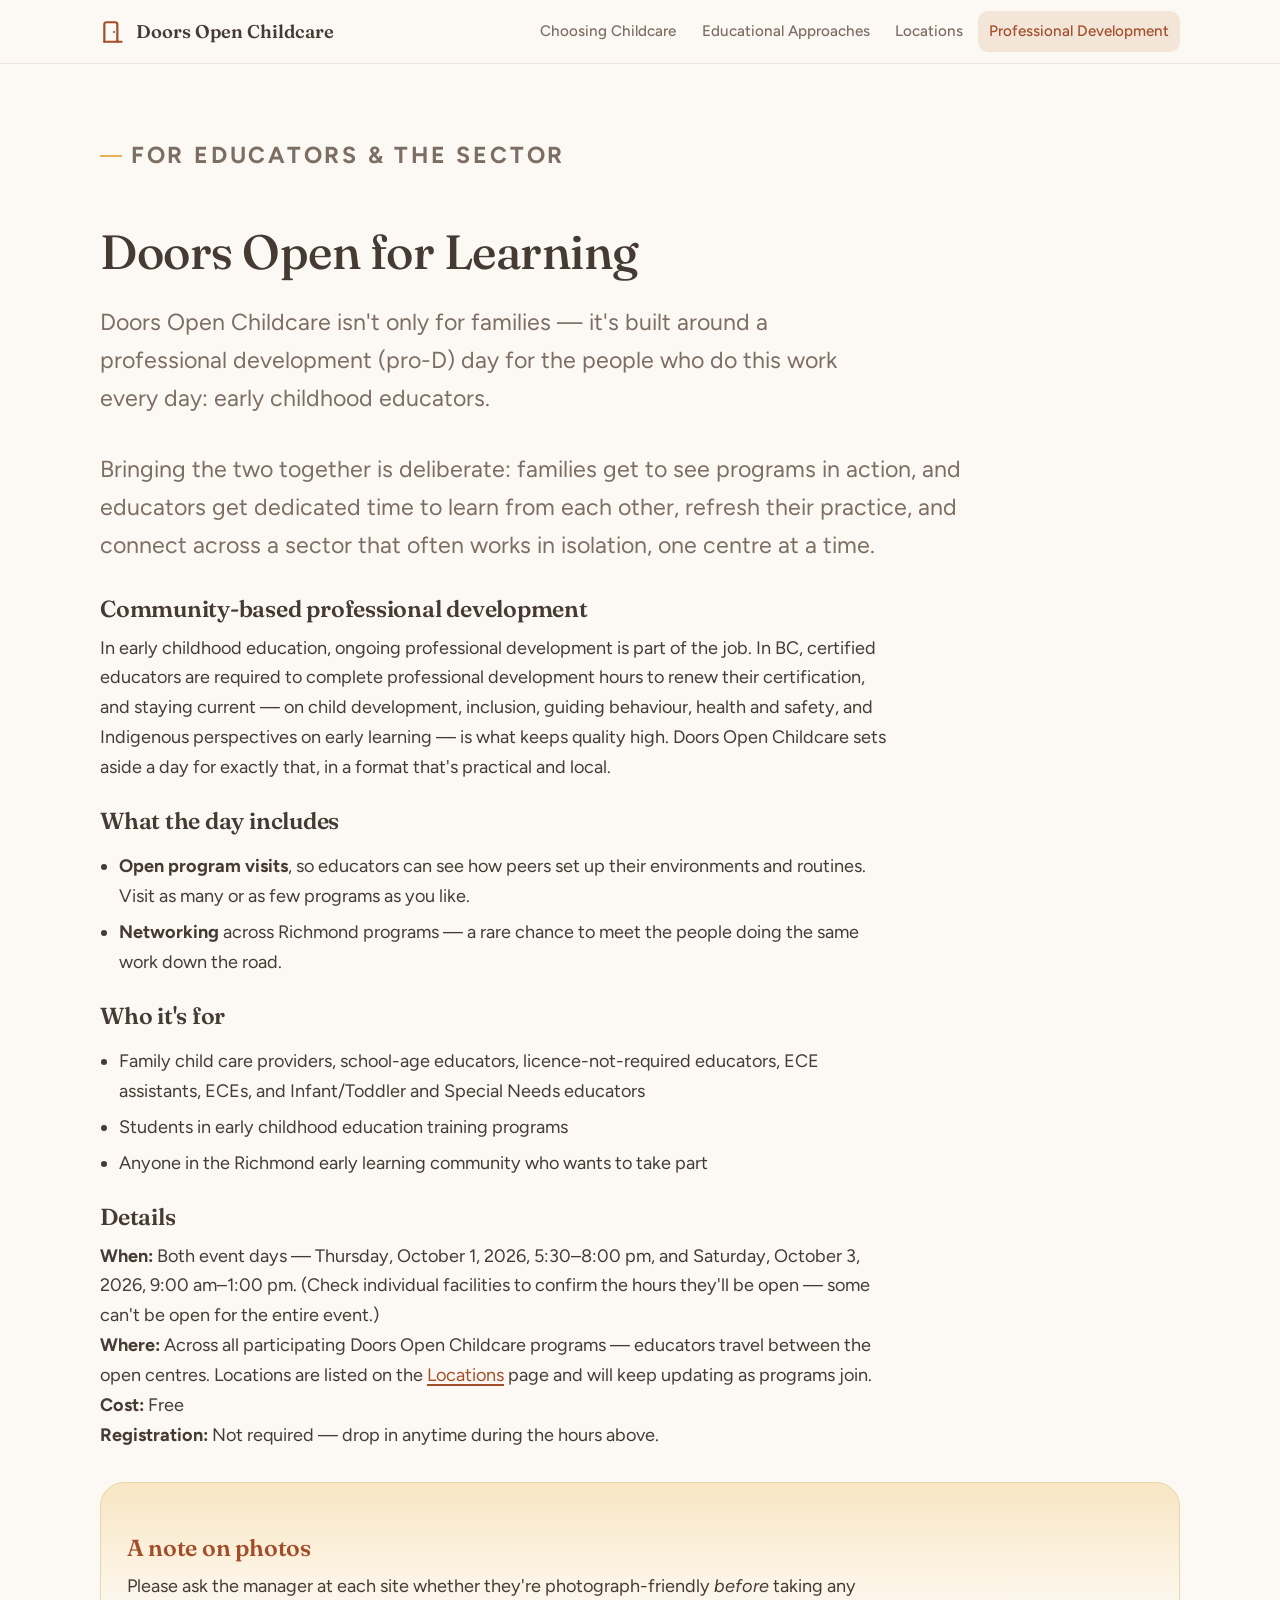
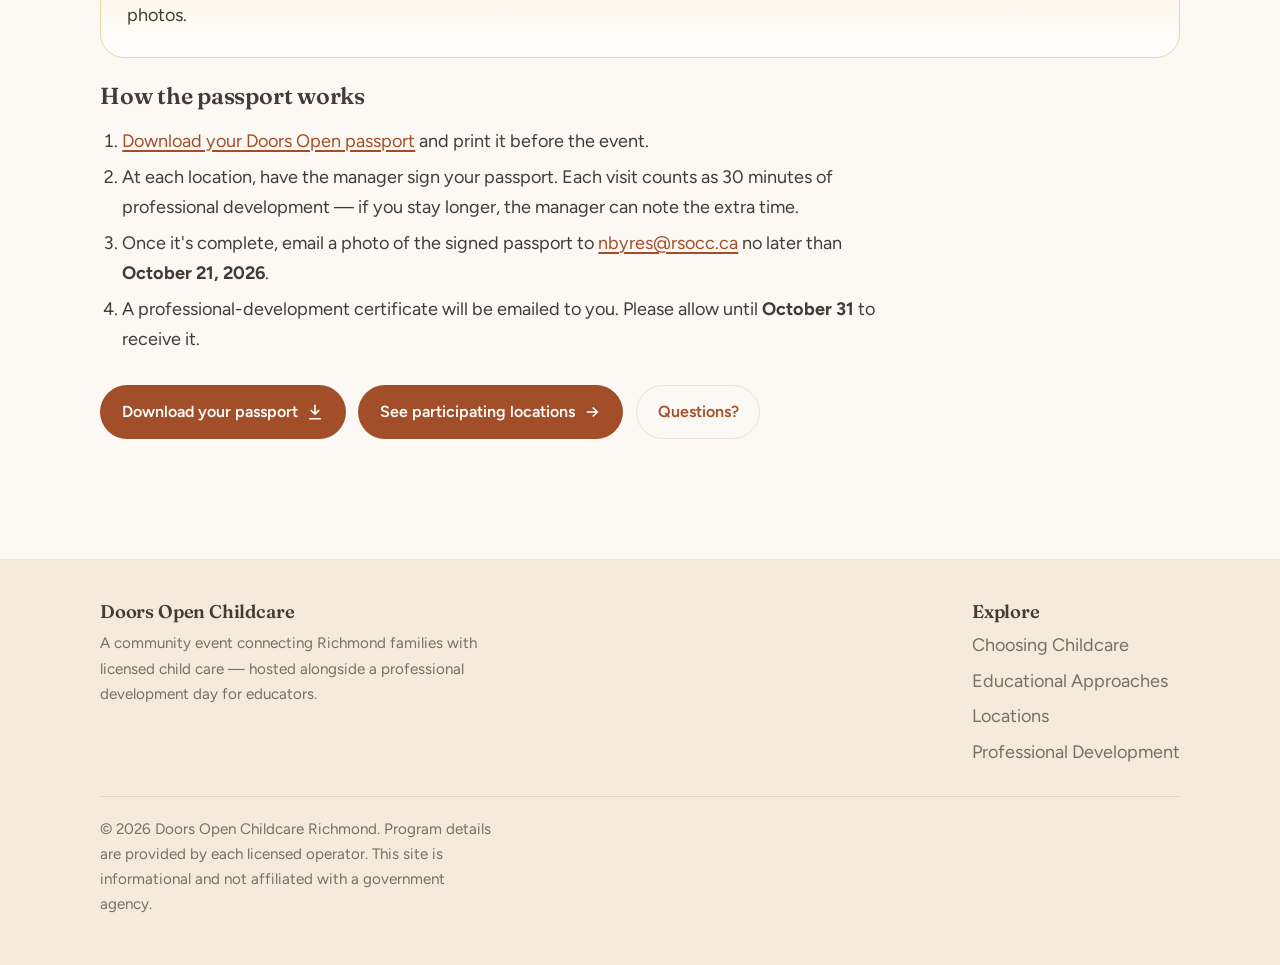
<file: open-doors-site/event.html>
<!DOCTYPE html>
<html lang="en">
<head>
<meta charset="UTF-8">
<meta name="viewport" content="width=device-width, initial-scale=1">
<title>Professional development — Doors Open Childcare Richmond</title>
<meta name="description" content="Doors Open Childcare is also a professional development day for Richmond's early childhood educators — open program visits, networking, and a passport you can turn in for a pro-D certificate. Both days, free, drop-in.">
<link rel="preconnect" href="https://fonts.googleapis.com">
<link rel="preconnect" href="https://fonts.gstatic.com" crossorigin>
<link href="https://fonts.googleapis.com/css2?family=Fraunces:opsz,wght@9..144,400;9..144,500;9..144,600;9..144,700&family=Figtree:wght@400;500;600;700&display=swap" rel="stylesheet">
<link rel="stylesheet" href="styles.css">
</head>
<body>
<a class="skip" href="#main">Skip to content</a>

<header class="site-header">
  <div class="wrap nav">
    <a class="brand" href="index.html">
      <svg viewBox="0 0 24 24" fill="none" stroke="currentColor" stroke-width="2" stroke-linecap="round" stroke-linejoin="round" aria-hidden="true"><path d="M4 21V5a2 2 0 0 1 2-2h8a2 2 0 0 1 2 2v16"/><path d="M4 21h16"/><path d="M13 12h.01"/></svg>
      Doors Open Childcare
    </a>
    <button class="nav-toggle" aria-label="Menu" aria-expanded="false" aria-controls="nav-links">
      <svg width="22" height="22" viewBox="0 0 24 24" fill="none" stroke="currentColor" stroke-width="2" stroke-linecap="round"><path d="M4 6h16M4 12h16M4 18h16"/></svg>
    </button>
    <ul class="nav-links" id="nav-links">
      <li><a href="what-to-ask.html">Choosing Childcare</a></li>
      <li><a href="educational-approaches.html">Educational Approaches</a></li>
      <li><a href="locations.html">Locations</a></li>
      <li><a href="event.html" aria-current="page">Professional Development</a></li>
    </ul>
  </div>
</header>

<main id="main">
  <section class="section">
    <div class="wrap prose">
      <div class="section-head">
        <p class="eyebrow">For educators &amp; the sector</p>
        <h2>Doors Open for Learning</h2>
        <p>Doors Open Childcare isn't only for families — it's built around a professional development (pro-D) day for the people who do this work every day: early childhood educators.</p>
      </div>

      <p class="lead-in" style="margin-bottom:2rem;">Bringing the two together is deliberate: families get to see programs in action, and educators get dedicated time to learn from each other, refresh their practice, and connect across a sector that often works in isolation, one centre at a time.</p>

      <h3>Community-based professional development</h3>
      <p>In early childhood education, ongoing professional development is part of the job. In BC, certified educators are required to complete professional development hours to renew their certification, and staying current — on child development, inclusion, guiding behaviour, health and safety, and Indigenous perspectives on early learning — is what keeps quality high. Doors Open Childcare sets aside a day for exactly that, in a format that's practical and local.</p>

      <h3>What the day includes</h3>
      <ul>
        <li><strong>Open program visits</strong>, so educators can see how peers set up their environments and routines. Visit as many or as few programs as you like.</li>
        <li><strong>Networking</strong> across Richmond programs — a rare chance to meet the people doing the same work down the road.</li>
      </ul>

      <h3>Who it's for</h3>
      <ul>
        <li>Family child care providers, school-age educators, licence-not-required educators, ECE assistants, ECEs, and Infant/Toddler and Special Needs educators</li>
        <li>Students in early childhood education training programs</li>
        <li>Anyone in the Richmond early learning community who wants to take part</li>
      </ul>

      <h3>Details</h3>
      <p>
        <strong>When:</strong> Both event days — Thursday, October 1, 2026, 5:30–8:00 pm, and Saturday, October 3, 2026, 9:00 am–1:00 pm. (Check individual facilities to confirm the hours they'll be open — some can't be open for the entire event.)<br>
        <strong>Where:</strong> Across all participating Doors Open Childcare programs — educators travel between the open centres. Locations are listed on the <a href="locations.html">Locations</a> page and will keep updating as programs join.<br>
        <strong>Cost:</strong> Free<br>
        <strong>Registration:</strong> Not required — drop in anytime during the hours above.
      </p>

      <div class="callout">
        <h3>A note on photos</h3>
        <p>Please ask the manager at each site whether they're photograph-friendly <em>before</em> taking any photos.</p>
      </div>

      <h3>How the passport works</h3>
      <!-- TODO: add passport.pdf to this folder so the links below resolve -->
      <ol>
        <li><a href="passport.pdf">Download your Doors Open passport</a> and print it before the event.</li>
        <li>At each location, have the manager sign your passport. Each visit counts as 30 minutes of professional development — if you stay longer, the manager can note the extra time.</li>
        <li>Once it's complete, email a photo of the signed passport to <a href="mailto:nbyres@rsocc.ca">nbyres@rsocc.ca</a> no later than <strong>October 21, 2026</strong>.</li>
        <li>A professional-development certificate will be emailed to you. Please allow until <strong>October 31</strong> to receive it.</li>
      </ol>

      <div class="cta-row">
        <a class="btn btn-primary" href="passport.pdf">Download your passport
          <svg width="18" height="18" viewBox="0 0 24 24" fill="none" stroke="currentColor" stroke-width="2.2" stroke-linecap="round" stroke-linejoin="round"><path d="M12 3v12M7 10l5 5 5-5M5 21h14"/></svg>
        </a>
        <a class="btn btn-primary" href="locations.html">See participating locations
          <svg width="18" height="18" viewBox="0 0 24 24" fill="none" stroke="currentColor" stroke-width="2.2"><path d="M5 12h14M13 6l6 6-6 6"/></svg>
        </a>
        <a class="btn btn-ghost" href="mailto:Pamela@ssocc.ca">Questions?</a>
      </div>
    </div>
  </section>
</main>

<footer class="site-footer">
  <div class="wrap foot-grid">
    <div>
      <h3>Doors Open Childcare</h3>
      <p>A community event connecting Richmond families with licensed child care — hosted alongside a professional development day for educators.</p>
    </div>
    <div>
      <h3>Explore</h3>
      <ul class="foot-links">
        <li><a href="what-to-ask.html">Choosing Childcare</a></li>
        <li><a href="educational-approaches.html">Educational Approaches</a></li>
        <li><a href="locations.html">Locations</a></li>
        <li><a href="event.html">Professional Development</a></li>
      </ul>
    </div>
  </div>
  <div class="wrap foot-note">
    <p>© <span id="yr"></span> Doors Open Childcare Richmond. Program details are provided by each licensed operator. This site is informational and not affiliated with a government agency.</p>
  </div>
</footer>

<script src="site.js"></script>
<script>document.getElementById('yr').textContent = new Date().getFullYear();</script>
</body>
</html>
</file>
<file: styles.css>
/* ============================================================
   Doors Open Childcare — Richmond
   Shared stylesheet · light, airy, warm & welcoming
   Type: Fraunces (display) + Figtree (body)
   ============================================================ */

:root {
  /* Colour */
  --paper:      #FCF8F3;   /* warm ivory background */
  --paper-2:    #FFFFFF;   /* cards / raised surfaces */
  --ink:        #453B33;   /* warm soft-brown text */
  --ink-soft:   #7C6E62;   /* warm taupe secondary */
  --coral:      #DD8560;   /* soft coral — decorative accents */
  --coral-deep: #A24E29;   /* accessible terracotta — text, buttons */
  --coral-hover:#8C4322;   /* button hover */
  --honey:      #E7B15C;   /* warm honey secondary */
  --honey-2:    #F8E6C4;   /* soft honey fill */
  --rose:       #E27A6B;   /* rosy pop */
  --sand:       #F3E6D8;   /* soft warm fill */
  --line:       #EDE3D6;   /* warm hairlines */

  /* Type */
  --display:  "Fraunces", Georgia, "Times New Roman", serif;
  --body:     "Figtree", system-ui, -apple-system, Segoe UI, Roboto, sans-serif;

  --step--1: clamp(0.83rem, 0.79rem + 0.2vw, 0.94rem);
  --step-0:  clamp(1rem, 0.95rem + 0.25vw, 1.13rem);
  --step-1:  clamp(1.2rem, 1.1rem + 0.5vw, 1.45rem);
  --step-2:  clamp(1.55rem, 1.35rem + 1vw, 2.05rem);
  --step-3:  clamp(2rem, 1.6rem + 2vw, 3rem);
  --step-4:  clamp(2.5rem, 1.9rem + 3.2vw, 4.3rem);

  --maxw: 1080px;
  --radius: 16px;
  --radius-lg: 24px;
  --shadow-soft: 0 1px 2px rgba(69,59,51,.05), 0 8px 20px -16px rgba(69,59,51,.35);
  --shadow: 0 2px 6px rgba(69,59,51,.06), 0 18px 40px -22px rgba(69,59,51,.45);
}

* { box-sizing: border-box; }
html { scroll-behavior: smooth; }

body {
  margin: 0;
  background: var(--paper);
  color: var(--ink);
  font-family: var(--body);
  font-size: var(--step-0);
  line-height: 1.65;
  -webkit-font-smoothing: antialiased;
  text-rendering: optimizeLegibility;
}

h1, h2, h3 {
  font-family: var(--display);
  font-weight: 500;
  line-height: 1.1;
  letter-spacing: -0.01em;
  margin: 0 0 .5em;
  color: var(--ink);
}
h1 { font-size: var(--step-4); font-weight: 600; }
h2 { font-size: var(--step-3); }
h3 { font-size: var(--step-1); font-weight: 600; }

p { margin: 0 0 1rem; max-width: 66ch; }

a { color: var(--coral-deep); text-decoration-thickness: 1.5px; text-underline-offset: 3px; }
a:hover { color: var(--coral-hover); }

.wrap { width: min(100% - 2.5rem, var(--maxw)); margin-inline: auto; }

.eyebrow {
  font-family: var(--body); font-weight: 700;
  font-size: var(--step--1); letter-spacing: .12em; text-transform: uppercase;
  color: var(--coral-deep);
  display: inline-flex; align-items: center; gap: .55rem; margin: 0 0 1rem;
}
.eyebrow::before { content: ""; width: 22px; height: 2px; background: var(--honey); display: inline-block; }

/* Skip link + focus */
.skip { position: absolute; left: -999px; top: 0; background: var(--ink); color: #fff; padding: .6rem 1rem; border-radius: 0 0 10px 0; z-index: 100; }
.skip:focus { left: 0; }
:focus-visible { outline: 3px solid var(--honey); outline-offset: 2px; border-radius: 4px; }

/* Header / nav */
.site-header {
  position: sticky; top: 0; z-index: 50;
  background: color-mix(in srgb, var(--paper) 90%, transparent);
  backdrop-filter: blur(8px);
  border-bottom: 1px solid var(--line);
}
.nav { display: flex; align-items: center; justify-content: space-between; gap: 1rem; padding: .7rem 0; }
.brand { display: inline-flex; align-items: center; gap: .6rem; font-family: var(--display); font-weight: 600; font-size: 1.15rem; color: var(--ink); text-decoration: none; }
.brand svg { width: 26px; height: 26px; flex: none; color: var(--coral-deep); }
.nav-links { display: flex; align-items: center; gap: .2rem; list-style: none; margin: 0; padding: 0; }
.nav-links a { display: inline-block; padding: .5rem .7rem; border-radius: 10px; color: var(--ink-soft); text-decoration: none; font-weight: 500; font-size: .95rem; }
.nav-links a:hover { background: var(--sand); color: var(--ink); }
.nav-links a[aria-current="page"] { color: var(--coral-deep); background: var(--sand); }

.nav-toggle { display: none; border: 1px solid var(--line); background: var(--paper-2); border-radius: 10px; padding: .5rem .6rem; cursor: pointer; color: var(--ink); }
.nav-toggle svg { display: block; }

@media (max-width: 820px) {
  .nav-toggle { display: inline-flex; }
  .nav-links {
    position: absolute; inset: 100% 0 auto 0; flex-direction: column; align-items: stretch; gap: .15rem;
    background: var(--paper-2); border-bottom: 1px solid var(--line); padding: .6rem 1.25rem 1rem;
    box-shadow: var(--shadow-soft); display: none;
  }
  .nav-links.open { display: flex; }
  .nav-links a { padding: .7rem .5rem; }
}

/* Buttons */
.btn { display: inline-flex; align-items: center; gap: .5rem; font-family: var(--body); font-weight: 600; font-size: 1rem; padding: .8rem 1.3rem; border-radius: 999px; text-decoration: none; cursor: pointer; border: 1.5px solid transparent; transition: transform .12s ease, background .12s ease; }
.btn-primary { background: var(--coral-deep); color: #fff; }
.btn-primary:hover { background: var(--coral-hover); color: #fff; transform: translateY(-1px); }
.btn-ghost { background: transparent; color: var(--coral-deep); border-color: var(--line); }
.btn-ghost:hover { background: var(--sand); color: var(--coral-deep); transform: translateY(-1px); }

/* Hero */
.hero { padding: clamp(2.5rem, 6vw, 5rem) 0 clamp(2rem, 5vw, 3.5rem); }
.hero-grid { display: grid; grid-template-columns: 1.05fr .95fr; gap: clamp(1.5rem, 4vw, 3.2rem); align-items: center; }
.hero h1 { margin-bottom: .35em; }
.hero .lede { font-size: var(--step-1); color: var(--ink-soft); max-width: 42ch; }
.hero-meta { margin-top: 1.5rem; display: flex; flex-wrap: wrap; gap: .6rem; }
.chip { display: inline-flex; align-items: center; gap: .45rem; background: var(--paper-2); border: 1px solid var(--line); padding: .45rem .8rem; border-radius: 999px; font-size: .92rem; font-weight: 500; }
.chip svg { width: 16px; height: 16px; color: var(--coral-deep); }
.cta-row { margin-top: 1.9rem; display: flex; flex-wrap: wrap; gap: .8rem; }

.hero-photo { width: 100%; border-radius: var(--radius-lg); overflow: hidden; aspect-ratio: 4 / 3; box-shadow: var(--shadow); }
.hero-photo img { width: 100%; height: 100%; object-fit: cover; display: block; }

/* Placeholder image tiles (swap for <img> when you have photos) */
.ph { width: 100%; height: 100%; display: grid; place-items: center; }
.ph svg { width: 54px; height: 54px; color: #fff; opacity: .95; }
.ph--hero    { background: linear-gradient(140deg, #F7DCA9, #EEA97C 55%, #E4886B); }
.ph--hero svg{ width: 88px; height: 88px; }
.ph--parents { background: linear-gradient(140deg, #F2B382, #E98C63); }
.ph--phil    { background: linear-gradient(140deg, #EFCB7C, #E7B15C); }
.ph--loc     { background: linear-gradient(140deg, #EC9E84, #E27A6B); }
.ph--prod    { background: linear-gradient(140deg, #ECBB82, #DD9A5A); }

/* Sections */
.section { padding: clamp(2.5rem, 6vw, 4.5rem) 0; }
.section--tint { background: var(--paper-2); border-block: 1px solid var(--line); }
.section-head { max-width: 62ch; margin-bottom: 2rem; }
.section-head p { color: var(--ink-soft); font-size: var(--step-1); }
.lead-in { font-size: var(--step-1); color: var(--ink-soft); max-width: 60ch; }

/* Learn More cards */
.learn-grid { display: grid; gap: 1.4rem; grid-template-columns: 1fr; }
@media (min-width: 640px) { .learn-grid { grid-template-columns: 1fr 1fr; } }
.learn-card {
  background: var(--paper-2); border: 1px solid var(--line); border-radius: var(--radius-lg);
  overflow: hidden; display: flex; flex-direction: column; text-decoration: none; color: var(--ink);
  box-shadow: var(--shadow-soft); transition: transform .15s ease, box-shadow .15s ease;
}
.learn-card:hover { transform: translateY(-4px); box-shadow: var(--shadow); }
.learn-media { aspect-ratio: 16 / 10; width: 100%; overflow: hidden; }
.learn-media img { width: 100%; height: 100%; object-fit: cover; display: block; }
.learn-body { padding: 1.3rem 1.4rem 1.5rem; display: flex; flex-direction: column; gap: .55rem; flex: 1; }
.learn-body h3 { margin: 0; font-size: 1.3rem; }
.learn-body p { margin: 0; color: var(--ink-soft); font-size: .98rem; }
.learn-body .go { margin-top: auto; padding-top: .5rem; color: var(--coral-deep); font-weight: 600; font-size: .96rem; }

/* General card grid (kept for reuse) */
.card-grid { display: grid; grid-template-columns: repeat(auto-fit, minmax(240px, 1fr)); gap: 1.1rem; }
.card { background: var(--paper-2); border: 1px solid var(--line); border-radius: var(--radius-lg); padding: 1.5rem 1.4rem; text-decoration: none; color: var(--ink); display: flex; flex-direction: column; gap: .5rem; transition: transform .14s ease, box-shadow .14s ease, border-color .14s ease; }
a.card:hover { transform: translateY(-3px); box-shadow: var(--shadow); border-color: var(--coral); }
.card .num { font-family: var(--display); color: var(--coral-deep); font-size: 1.1rem; font-weight: 600; }
.card h3 { margin: 0; }
.card p { margin: 0; color: var(--ink-soft); font-size: .97rem; }
.card .go { margin-top: .4rem; color: var(--coral-deep); font-weight: 600; font-size: .95rem; }

/* Locations */
.map-frame { border: 1px solid var(--line); border-radius: var(--radius-lg); overflow: hidden; background: var(--sand); aspect-ratio: 16 / 9; margin-bottom: 2rem; }
.map-frame iframe { width: 100%; height: 100%; border: 0; display: block; }
.map-placeholder { height: 100%; display: grid; place-content: center; text-align: center; gap: .3rem; color: var(--ink-soft); padding: 2rem; }
.loc-grid { display: grid; grid-template-columns: repeat(auto-fill, minmax(300px, 1fr)); gap: 1.1rem; }
.loc-card { background: var(--paper-2); border: 1px solid var(--line); border-radius: var(--radius-lg); overflow: hidden; padding: 0; display: flex; flex-direction: column; }
.loc-photo { aspect-ratio: 3 / 2; background: var(--sand); overflow: hidden; }
.loc-photo img { width: 100%; height: 100%; object-fit: cover; display: block; }
.loc-photo .ph { width: 100%; height: 100%; }
.loc-photo .ph svg { width: 46px; height: 46px; }
.loc-body { padding: 1rem 1.15rem 1.2rem; display: flex; flex-direction: column; }
.loc-tags { display: flex; flex-wrap: wrap; gap: .4rem; margin-bottom: .55rem; }
.loc-card .care, .loc-card .day { display: inline-block; font-size: .72rem; font-weight: 700; letter-spacing: .03em; text-transform: uppercase; padding: .22rem .55rem; border-radius: 999px; }
.loc-card .care { color: var(--coral-deep); background: var(--sand); }
.loc-card .day  { color: #6b4f1c; background: color-mix(in srgb, var(--honey) 32%, #fff); }
.loc-card h3 { font-size: 1.12rem; margin-bottom: .2rem; line-height: 1.25; }
.loc-card .phil { color: var(--coral-deep); font-weight: 600; font-size: .9rem; margin-bottom: .7rem; }
.loc-card .loc-facts { margin: 0; display: grid; grid-template-columns: 1.1rem 1fr; gap: .4rem .6rem; font-size: .92rem; align-items: start; }
.loc-card .loc-facts dt { color: var(--coral-deep); display: grid; place-items: center; padding-top: .12rem; }
.loc-card .loc-facts dt svg { width: 15px; height: 15px; }
.loc-card .loc-facts dd { margin: 0; color: var(--ink-soft); }
.loc-card .loc-facts dd a { word-break: break-word; }
.loc-card .maplink { white-space: nowrap; font-weight: 600; }
.loc-card .register { margin-top: .85rem; font-size: .9rem; color: var(--ink); }
.loc-card .register span { display: block; font-size: .72rem; font-weight: 700; letter-spacing: .04em; text-transform: uppercase; color: var(--coral-deep); margin-bottom: .1rem; }

/* Philosophy blocks */
.phil { display: grid; gap: 1.1rem; }
.phil-item { background: var(--paper-2); border: 1px solid var(--line); border-left: 4px solid var(--honey); border-radius: var(--radius); padding: 1.3rem 1.4rem; }
.phil-item h3 { margin-bottom: .3rem; }
.phil-item .origin { font-size: .85rem; color: var(--ink-soft); font-style: italic; margin-bottom: .6rem; }
.phil-item p:last-child { margin-bottom: 0; }
.callout { background: linear-gradient(180deg, var(--honey-2), #fff); border: 1px solid #EAD6A6; border-radius: var(--radius-lg); padding: 1.6rem; margin-top: 2rem; }
.callout h3 { color: var(--coral-deep); }
.callout p:last-child { margin-bottom: 0; }

/* Checklist */
.check { display: grid; gap: 1rem; counter-reset: q; }
.check-item { background: var(--paper-2); border: 1px solid var(--line); border-radius: var(--radius); padding: 1.2rem 1.3rem 1.2rem 3.4rem; position: relative; }
.check-item::before { counter-increment: q; content: counter(q); position: absolute; left: 1.1rem; top: 1.15rem; width: 1.6rem; height: 1.6rem; border-radius: 50%; background: var(--coral-deep); color: #fff; font-family: var(--display); font-weight: 600; display: grid; place-items: center; font-size: .95rem; }
.check-item h3 { margin-bottom: .3rem; font-size: 1.1rem; }
.check-item p { margin: 0; color: var(--ink-soft); font-size: .96rem; }
.check-item ul { margin: .5rem 0 0; padding-left: 1.1rem; color: var(--ink-soft); font-size: .95rem; }
.check-item li { margin-bottom: .25rem; }

/* Prose helper */
.prose h2 { margin-top: 2.2rem; }
.prose h3 { margin-top: 1.6rem; }
.prose ul { padding-left: 1.2rem; }
.prose ol { padding-left: 1.4rem; }
.prose li { margin-bottom: .4rem; max-width: 64ch; }

/* Editable placeholder marker */
.todo { background: #FCE9C7; color: #7A5200; border: 1px dashed #D9AE52; padding: .05rem .4rem; border-radius: 6px; font-weight: 600; font-size: .95em; }

/* Footer — light & airy */
.site-footer { background: #F5EBDD; color: var(--ink-soft); border-top: 1px solid var(--line); padding: 2.6rem 0 2rem; margin-top: 3rem; }
.foot-grid { display: flex; flex-wrap: wrap; gap: 2rem; justify-content: space-between; }
.site-footer h3 { color: var(--ink); font-size: 1.15rem; }
.site-footer p { color: var(--ink-soft); font-size: .95rem; max-width: 40ch; }
.site-footer a { color: var(--coral-deep); }
.foot-links { list-style: none; margin: 0; padding: 0; display: grid; gap: .35rem; }
.foot-links a { color: var(--ink-soft); text-decoration: none; }
.foot-links a:hover { color: var(--coral-deep); text-decoration: underline; }
.foot-note { margin-top: 1.8rem; padding-top: 1.2rem; border-top: 1px solid #E4D6C4; font-size: .85rem; color: var(--ink-soft); }

/* Responsive */
@media (max-width: 820px) {
  .hero-grid { grid-template-columns: 1fr; }
  .hero-photo { aspect-ratio: 16 / 10; }
  .foot-grid { flex-direction: column; gap: 1.4rem; }
}

/* Reduced motion */
@media (prefers-reduced-motion: reduce) {
  html { scroll-behavior: auto; }
  * { animation: none !important; transition: none !important; }
}

/* Day filter (Locations) */
.loc-filter { display: flex; flex-wrap: wrap; align-items: center; gap: .5rem; margin: 0 0 .7rem; }
.loc-filter-btn { display: inline-flex; align-items: center; gap: .45rem; font-family: var(--body); font-weight: 600; font-size: .92rem; padding: .5rem .9rem; border-radius: 999px; border: 1.5px solid var(--line); background: var(--paper-2); color: var(--ink-soft); cursor: pointer; transition: background .12s ease, color .12s ease, border-color .12s ease; }
.loc-filter-btn:hover { background: var(--sand); color: var(--ink); }
.loc-filter-btn.is-active { background: var(--coral-deep); border-color: var(--coral-deep); color: #fff; }
.loc-filter-btn span { display: inline-grid; place-items: center; min-width: 1.35rem; height: 1.35rem; padding: 0 .35rem; border-radius: 999px; background: color-mix(in srgb, currentColor 16%, transparent); font-size: .78rem; font-weight: 700; }

/* Social links on location cards */
.loc-social { display: flex; gap: .5rem; margin-top: .85rem; }
.loc-social .soc { display: grid; place-items: center; width: 34px; height: 34px; border-radius: 999px; border: 1.5px solid var(--line); color: var(--coral-deep); transition: background .12s ease; }
.loc-social .soc:hover { background: var(--sand); }
.loc-social .soc svg { width: 17px; height: 17px; }

#loc-filter-phil { margin-bottom: 1.6rem; }
.loc-filter-label { font-size: .74rem; font-weight: 700; letter-spacing: .05em; text-transform: uppercase; color: var(--ink-soft); margin-right: .2rem; }
.loc-none { grid-column: 1 / -1; text-align: center; color: var(--ink-soft); padding: 2.2rem 0; }

/* Group-by sections (Locations) */
#loc-sort { margin-bottom: 1.8rem; }
.loc-group { margin-bottom: 2.6rem; }
.loc-group:last-child { margin-bottom: 0; }
.loc-group-head { font-family: 'Fraunces', Georgia, serif; font-weight: 600; font-size: 1.35rem; color: var(--ink); margin: 0 0 1.1rem; padding-bottom: .5rem; border-bottom: 2px solid var(--sand); display: flex; align-items: center; gap: .6rem; }
.loc-group-head span { font-family: 'Figtree', system-ui, sans-serif; font-size: .78rem; font-weight: 700; color: var(--coral-deep); background: var(--sand); border-radius: 999px; padding: .18rem .55rem; }

/* Labeled detail rows (closures, fees, included, extras, good-to-know) */
.loc-detail { margin: .95rem 0 0; border-top: 1px solid var(--line); padding-top: .8rem; display: grid; gap: .6rem; }
.loc-detail dt { font-size: .68rem; font-weight: 700; letter-spacing: .05em; text-transform: uppercase; color: var(--coral-deep); }
.loc-detail dd { margin: .12rem 0 0; font-size: .9rem; color: var(--ink-soft); line-height: 1.45; }
/* three stacked filter rows */
#loc-filter-care, #loc-filter-phil { margin-bottom: .55rem; }
#loc-filter-day { margin-bottom: 1.9rem; }

/* Fix: a hidden card must stay hidden despite the flex display above */
.loc-card[hidden] { display: none !important; }

/* Photos on Educational Approaches cards */
.phil-photo { width: 100%; aspect-ratio: 5 / 2; object-fit: cover; border-radius: 10px; margin-bottom: 1rem; display: block; }

/* Event date/time line under the Locations title */
.loc-dates { margin: .35rem 0 1.6rem; color: var(--coral-deep); font-weight: 600; line-height: 1.7; }

/* Thursday hours note under the Locations dates */
.loc-note { margin: .1rem 0 1.6rem; font-size: .95rem; line-height: 1.5; color: var(--ink-soft); max-width: 60ch; background: var(--sand); border-left: 4px solid var(--honey); border-radius: 8px; padding: .7rem .9rem; }

/* Highlighted arrival / directions note on a location card */
.loc-arrival { margin: 1rem 0 0; background: #FBF3E7; border: 1px solid var(--honey); border-left: 4px solid var(--coral-deep); border-radius: 10px; padding: .8rem .95rem; font-size: .9rem; line-height: 1.5; color: var(--ink); }
.loc-arrival strong { display: block; font-size: .7rem; font-weight: 700; letter-spacing: .05em; text-transform: uppercase; color: var(--coral-deep); margin-bottom: .35rem; }

/* Prominent last-minute update box on a location card */
.loc-alert { margin: 0 0 1rem; background: var(--coral-deep); color: #fff; border-radius: 10px; padding: .75rem .95rem; font-size: .92rem; line-height: 1.45; }
.loc-alert strong { display: block; font-size: .68rem; font-weight: 700; letter-spacing: .07em; text-transform: uppercase; opacity: .9; margin-bottom: .3rem; }
</file>
<file: open-doors-site/styles.css>
/* ============================================================
   Doors Open Childcare — Richmond
   Shared stylesheet · light, airy, warm & welcoming
   Type: Fraunces (display) + Figtree (body)
   ============================================================ */

:root {
  /* Colour */
  --paper:      #FCF8F3;   /* warm ivory background */
  --paper-2:    #FFFFFF;   /* cards / raised surfaces */
  --ink:        #453B33;   /* warm soft-brown text */
  --ink-soft:   #7C6E62;   /* warm taupe secondary */
  --coral:      #DD8560;   /* soft coral — decorative accents */
  --coral-deep: #A24E29;   /* accessible terracotta — text, buttons */
  --coral-hover:#8C4322;   /* button hover */
  --honey:      #E7B15C;   /* warm honey secondary */
  --honey-2:    #F8E6C4;   /* soft honey fill */
  --rose:       #E27A6B;   /* rosy pop */
  --sand:       #F3E6D8;   /* soft warm fill */
  --line:       #EDE3D6;   /* warm hairlines */

  /* Type */
  --display:  "Fraunces", Georgia, "Times New Roman", serif;
  --body:     "Figtree", system-ui, -apple-system, Segoe UI, Roboto, sans-serif;

  --step--1: clamp(0.83rem, 0.79rem + 0.2vw, 0.94rem);
  --step-0:  clamp(1rem, 0.95rem + 0.25vw, 1.13rem);
  --step-1:  clamp(1.2rem, 1.1rem + 0.5vw, 1.45rem);
  --step-2:  clamp(1.55rem, 1.35rem + 1vw, 2.05rem);
  --step-3:  clamp(2rem, 1.6rem + 2vw, 3rem);
  --step-4:  clamp(2.5rem, 1.9rem + 3.2vw, 4.3rem);

  --maxw: 1080px;
  --radius: 16px;
  --radius-lg: 24px;
  --shadow-soft: 0 1px 2px rgba(69,59,51,.05), 0 8px 20px -16px rgba(69,59,51,.35);
  --shadow: 0 2px 6px rgba(69,59,51,.06), 0 18px 40px -22px rgba(69,59,51,.45);
}

* { box-sizing: border-box; }
html { scroll-behavior: smooth; }

body {
  margin: 0;
  background: var(--paper);
  color: var(--ink);
  font-family: var(--body);
  font-size: var(--step-0);
  line-height: 1.65;
  -webkit-font-smoothing: antialiased;
  text-rendering: optimizeLegibility;
}

h1, h2, h3 {
  font-family: var(--display);
  font-weight: 500;
  line-height: 1.1;
  letter-spacing: -0.01em;
  margin: 0 0 .5em;
  color: var(--ink);
}
h1 { font-size: var(--step-4); font-weight: 600; }
h2 { font-size: var(--step-3); }
h3 { font-size: var(--step-1); font-weight: 600; }

p { margin: 0 0 1rem; max-width: 66ch; }

a { color: var(--coral-deep); text-decoration-thickness: 1.5px; text-underline-offset: 3px; }
a:hover { color: var(--coral-hover); }

.wrap { width: min(100% - 2.5rem, var(--maxw)); margin-inline: auto; }

.eyebrow {
  font-family: var(--body); font-weight: 700;
  font-size: var(--step--1); letter-spacing: .12em; text-transform: uppercase;
  color: var(--coral-deep);
  display: inline-flex; align-items: center; gap: .55rem; margin: 0 0 1rem;
}
.eyebrow::before { content: ""; width: 22px; height: 2px; background: var(--honey); display: inline-block; }

/* Skip link + focus */
.skip { position: absolute; left: -999px; top: 0; background: var(--ink); color: #fff; padding: .6rem 1rem; border-radius: 0 0 10px 0; z-index: 100; }
.skip:focus { left: 0; }
:focus-visible { outline: 3px solid var(--honey); outline-offset: 2px; border-radius: 4px; }

/* Header / nav */
.site-header {
  position: sticky; top: 0; z-index: 50;
  background: color-mix(in srgb, var(--paper) 90%, transparent);
  backdrop-filter: blur(8px);
  border-bottom: 1px solid var(--line);
}
.nav { display: flex; align-items: center; justify-content: space-between; gap: 1rem; padding: .7rem 0; }
.brand { display: inline-flex; align-items: center; gap: .6rem; font-family: var(--display); font-weight: 600; font-size: 1.15rem; color: var(--ink); text-decoration: none; }
.brand svg { width: 26px; height: 26px; flex: none; color: var(--coral-deep); }
.nav-links { display: flex; align-items: center; gap: .2rem; list-style: none; margin: 0; padding: 0; }
.nav-links a { display: inline-block; padding: .5rem .7rem; border-radius: 10px; color: var(--ink-soft); text-decoration: none; font-weight: 500; font-size: .95rem; }
.nav-links a:hover { background: var(--sand); color: var(--ink); }
.nav-links a[aria-current="page"] { color: var(--coral-deep); background: var(--sand); }

.nav-toggle { display: none; border: 1px solid var(--line); background: var(--paper-2); border-radius: 10px; padding: .5rem .6rem; cursor: pointer; color: var(--ink); }
.nav-toggle svg { display: block; }

@media (max-width: 820px) {
  .nav-toggle { display: inline-flex; }
  .nav-links {
    position: absolute; inset: 100% 0 auto 0; flex-direction: column; align-items: stretch; gap: .15rem;
    background: var(--paper-2); border-bottom: 1px solid var(--line); padding: .6rem 1.25rem 1rem;
    box-shadow: var(--shadow-soft); display: none;
  }
  .nav-links.open { display: flex; }
  .nav-links a { padding: .7rem .5rem; }
}

/* Buttons */
.btn { display: inline-flex; align-items: center; gap: .5rem; font-family: var(--body); font-weight: 600; font-size: 1rem; padding: .8rem 1.3rem; border-radius: 999px; text-decoration: none; cursor: pointer; border: 1.5px solid transparent; transition: transform .12s ease, background .12s ease; }
.btn-primary { background: var(--coral-deep); color: #fff; }
.btn-primary:hover { background: var(--coral-hover); color: #fff; transform: translateY(-1px); }
.btn-ghost { background: transparent; color: var(--coral-deep); border-color: var(--line); }
.btn-ghost:hover { background: var(--sand); color: var(--coral-deep); transform: translateY(-1px); }

/* Hero */
.hero { padding: clamp(2.5rem, 6vw, 5rem) 0 clamp(2rem, 5vw, 3.5rem); }
.hero-grid { display: grid; grid-template-columns: 1.05fr .95fr; gap: clamp(1.5rem, 4vw, 3.2rem); align-items: center; }
.hero h1 { margin-bottom: .35em; }
.hero .lede { font-size: var(--step-1); color: var(--ink-soft); max-width: 42ch; }
.hero-meta { margin-top: 1.5rem; display: flex; flex-wrap: wrap; gap: .6rem; }
.chip { display: inline-flex; align-items: center; gap: .45rem; background: var(--paper-2); border: 1px solid var(--line); padding: .45rem .8rem; border-radius: 999px; font-size: .92rem; font-weight: 500; }
.chip svg { width: 16px; height: 16px; color: var(--coral-deep); }
.cta-row { margin-top: 1.9rem; display: flex; flex-wrap: wrap; gap: .8rem; }

.hero-photo { width: 100%; border-radius: var(--radius-lg); overflow: hidden; aspect-ratio: 4 / 3; box-shadow: var(--shadow); }
.hero-photo img { width: 100%; height: 100%; object-fit: cover; display: block; }

/* Placeholder image tiles (swap for <img> when you have photos) */
.ph { width: 100%; height: 100%; display: grid; place-items: center; }
.ph svg { width: 54px; height: 54px; color: #fff; opacity: .95; }
.ph--hero    { background: linear-gradient(140deg, #F7DCA9, #EEA97C 55%, #E4886B); }
.ph--hero svg{ width: 88px; height: 88px; }
.ph--parents { background: linear-gradient(140deg, #F2B382, #E98C63); }
.ph--phil    { background: linear-gradient(140deg, #EFCB7C, #E7B15C); }
.ph--loc     { background: linear-gradient(140deg, #EC9E84, #E27A6B); }
.ph--prod    { background: linear-gradient(140deg, #ECBB82, #DD9A5A); }

/* Sections */
.section { padding: clamp(2.5rem, 6vw, 4.5rem) 0; }
.section--tint { background: var(--paper-2); border-block: 1px solid var(--line); }
.section-head { max-width: 62ch; margin-bottom: 2rem; }
.section-head p { color: var(--ink-soft); font-size: var(--step-1); }
.lead-in { font-size: var(--step-1); color: var(--ink-soft); max-width: 60ch; }

/* Learn More cards */
.learn-grid { display: grid; gap: 1.4rem; grid-template-columns: 1fr; }
@media (min-width: 640px) { .learn-grid { grid-template-columns: 1fr 1fr; } }
.learn-card {
  background: var(--paper-2); border: 1px solid var(--line); border-radius: var(--radius-lg);
  overflow: hidden; display: flex; flex-direction: column; text-decoration: none; color: var(--ink);
  box-shadow: var(--shadow-soft); transition: transform .15s ease, box-shadow .15s ease;
}
.learn-card:hover { transform: translateY(-4px); box-shadow: var(--shadow); }
.learn-media { aspect-ratio: 16 / 10; width: 100%; }
.learn-media img { width: 100%; height: 100%; object-fit: cover; display: block; }
.learn-body { padding: 1.3rem 1.4rem 1.5rem; display: flex; flex-direction: column; gap: .55rem; flex: 1; }
.learn-body h3 { margin: 0; font-size: 1.3rem; }
.learn-body p { margin: 0; color: var(--ink-soft); font-size: .98rem; }
.learn-body .go { margin-top: auto; padding-top: .5rem; color: var(--coral-deep); font-weight: 600; font-size: .96rem; }

/* General card grid (kept for reuse) */
.card-grid { display: grid; grid-template-columns: repeat(auto-fit, minmax(240px, 1fr)); gap: 1.1rem; }
.card { background: var(--paper-2); border: 1px solid var(--line); border-radius: var(--radius-lg); padding: 1.5rem 1.4rem; text-decoration: none; color: var(--ink); display: flex; flex-direction: column; gap: .5rem; transition: transform .14s ease, box-shadow .14s ease, border-color .14s ease; }
a.card:hover { transform: translateY(-3px); box-shadow: var(--shadow); border-color: var(--coral); }
.card .num { font-family: var(--display); color: var(--coral-deep); font-size: 1.1rem; font-weight: 600; }
.card h3 { margin: 0; }
.card p { margin: 0; color: var(--ink-soft); font-size: .97rem; }
.card .go { margin-top: .4rem; color: var(--coral-deep); font-weight: 600; font-size: .95rem; }

/* Locations */
.map-frame { border: 1px solid var(--line); border-radius: var(--radius-lg); overflow: hidden; background: var(--sand); aspect-ratio: 16 / 9; margin-bottom: 2rem; }
.map-frame iframe { width: 100%; height: 100%; border: 0; display: block; }
.map-placeholder { height: 100%; display: grid; place-content: center; text-align: center; gap: .3rem; color: var(--ink-soft); padding: 2rem; }
.loc-grid { display: grid; grid-template-columns: repeat(auto-fill, minmax(300px, 1fr)); gap: 1.1rem; }
.loc-card { background: var(--paper-2); border: 1px solid var(--line); border-radius: var(--radius-lg); overflow: hidden; padding: 0; display: flex; flex-direction: column; }
.loc-photo { aspect-ratio: 3 / 2; background: var(--sand); overflow: hidden; }
.loc-photo img { width: 100%; height: 100%; object-fit: cover; display: block; }
.loc-photo .ph { width: 100%; height: 100%; }
.loc-photo .ph svg { width: 46px; height: 46px; }
.loc-body { padding: 1rem 1.15rem 1.2rem; display: flex; flex-direction: column; }
.loc-tags { display: flex; flex-wrap: wrap; gap: .4rem; margin-bottom: .55rem; }
.loc-card .care, .loc-card .day { display: inline-block; font-size: .72rem; font-weight: 700; letter-spacing: .03em; text-transform: uppercase; padding: .22rem .55rem; border-radius: 999px; }
.loc-card .care { color: var(--coral-deep); background: var(--sand); }
.loc-card .day  { color: #6b4f1c; background: color-mix(in srgb, var(--honey) 32%, #fff); }
.loc-card h3 { font-size: 1.12rem; margin-bottom: .2rem; line-height: 1.25; }
.loc-card .phil { color: var(--coral-deep); font-weight: 600; font-size: .9rem; margin-bottom: .7rem; }
.loc-card .loc-facts { margin: 0; display: grid; grid-template-columns: 1.1rem 1fr; gap: .4rem .6rem; font-size: .92rem; align-items: start; }
.loc-card .loc-facts dt { color: var(--coral-deep); display: grid; place-items: center; padding-top: .12rem; }
.loc-card .loc-facts dt svg { width: 15px; height: 15px; }
.loc-card .loc-facts dd { margin: 0; color: var(--ink-soft); }
.loc-card .loc-facts dd a { word-break: break-word; }
.loc-card .maplink { white-space: nowrap; font-weight: 600; }
.loc-card .register { margin-top: .85rem; font-size: .9rem; color: var(--ink); }
.loc-card .register span { display: block; font-size: .72rem; font-weight: 700; letter-spacing: .04em; text-transform: uppercase; color: var(--coral-deep); margin-bottom: .1rem; }

/* Philosophy blocks */
.phil { display: grid; gap: 1.1rem; }
.phil-item { background: var(--paper-2); border: 1px solid var(--line); border-left: 4px solid var(--honey); border-radius: var(--radius); padding: 1.3rem 1.4rem; }
.phil-item h3 { margin-bottom: .3rem; }
.phil-item .origin { font-size: .85rem; color: var(--ink-soft); font-style: italic; margin-bottom: .6rem; }
.phil-item p:last-child { margin-bottom: 0; }
.callout { background: linear-gradient(180deg, var(--honey-2), #fff); border: 1px solid #EAD6A6; border-radius: var(--radius-lg); padding: 1.6rem; margin-top: 2rem; }
.callout h3 { color: var(--coral-deep); }
.callout p:last-child { margin-bottom: 0; }

/* Checklist */
.check { display: grid; gap: 1rem; counter-reset: q; }
.check-item { background: var(--paper-2); border: 1px solid var(--line); border-radius: var(--radius); padding: 1.2rem 1.3rem 1.2rem 3.4rem; position: relative; }
.check-item::before { counter-increment: q; content: counter(q); position: absolute; left: 1.1rem; top: 1.15rem; width: 1.6rem; height: 1.6rem; border-radius: 50%; background: var(--coral-deep); color: #fff; font-family: var(--display); font-weight: 600; display: grid; place-items: center; font-size: .95rem; }
.check-item h3 { margin-bottom: .3rem; font-size: 1.1rem; }
.check-item p { margin: 0; color: var(--ink-soft); font-size: .96rem; }
.check-item ul { margin: .5rem 0 0; padding-left: 1.1rem; color: var(--ink-soft); font-size: .95rem; }
.check-item li { margin-bottom: .25rem; }

/* Prose helper */
.prose h2 { margin-top: 2.2rem; }
.prose h3 { margin-top: 1.6rem; }
.prose ul { padding-left: 1.2rem; }
.prose ol { padding-left: 1.4rem; }
.prose li { margin-bottom: .4rem; max-width: 64ch; }

/* Editable placeholder marker */
.todo { background: #FCE9C7; color: #7A5200; border: 1px dashed #D9AE52; padding: .05rem .4rem; border-radius: 6px; font-weight: 600; font-size: .95em; }

/* Footer — light & airy */
.site-footer { background: #F5EBDD; color: var(--ink-soft); border-top: 1px solid var(--line); padding: 2.6rem 0 2rem; margin-top: 3rem; }
.foot-grid { display: flex; flex-wrap: wrap; gap: 2rem; justify-content: space-between; }
.site-footer h3 { color: var(--ink); font-size: 1.15rem; }
.site-footer p { color: var(--ink-soft); font-size: .95rem; max-width: 40ch; }
.site-footer a { color: var(--coral-deep); }
.foot-links { list-style: none; margin: 0; padding: 0; display: grid; gap: .35rem; }
.foot-links a { color: var(--ink-soft); text-decoration: none; }
.foot-links a:hover { color: var(--coral-deep); text-decoration: underline; }
.foot-note { margin-top: 1.8rem; padding-top: 1.2rem; border-top: 1px solid #E4D6C4; font-size: .85rem; color: var(--ink-soft); }

/* Responsive */
@media (max-width: 820px) {
  .hero-grid { grid-template-columns: 1fr; }
  .hero-photo { aspect-ratio: 16 / 10; }
  .foot-grid { flex-direction: column; gap: 1.4rem; }
}

/* Reduced motion */
@media (prefers-reduced-motion: reduce) {
  html { scroll-behavior: auto; }
  * { animation: none !important; transition: none !important; }
}

/* Day filter (Locations) */
.loc-filter { display: flex; flex-wrap: wrap; align-items: center; gap: .5rem; margin: 0 0 .7rem; }
.loc-filter-btn { display: inline-flex; align-items: center; gap: .45rem; font-family: var(--body); font-weight: 600; font-size: .92rem; padding: .5rem .9rem; border-radius: 999px; border: 1.5px solid var(--line); background: var(--paper-2); color: var(--ink-soft); cursor: pointer; transition: background .12s ease, color .12s ease, border-color .12s ease; }
.loc-filter-btn:hover { background: var(--sand); color: var(--ink); }
.loc-filter-btn.is-active { background: var(--coral-deep); border-color: var(--coral-deep); color: #fff; }
.loc-filter-btn span { display: inline-grid; place-items: center; min-width: 1.35rem; height: 1.35rem; padding: 0 .35rem; border-radius: 999px; background: color-mix(in srgb, currentColor 16%, transparent); font-size: .78rem; font-weight: 700; }

/* Social links on location cards */
.loc-social { display: flex; gap: .5rem; margin-top: .85rem; }
.loc-social .soc { display: grid; place-items: center; width: 34px; height: 34px; border-radius: 999px; border: 1.5px solid var(--line); color: var(--coral-deep); transition: background .12s ease; }
.loc-social .soc:hover { background: var(--sand); }
.loc-social .soc svg { width: 17px; height: 17px; }

#loc-filter-phil { margin-bottom: 1.6rem; }
.loc-filter-label { font-size: .74rem; font-weight: 700; letter-spacing: .05em; text-transform: uppercase; color: var(--ink-soft); margin-right: .2rem; }
.loc-none { grid-column: 1 / -1; text-align: center; color: var(--ink-soft); padding: 2.2rem 0; }

/* Group-by sections (Locations) */
#loc-sort { margin-bottom: 1.8rem; }
.loc-group { margin-bottom: 2.6rem; }
.loc-group:last-child { margin-bottom: 0; }
.loc-group-head { font-family: 'Fraunces', Georgia, serif; font-weight: 600; font-size: 1.35rem; color: var(--ink); margin: 0 0 1.1rem; padding-bottom: .5rem; border-bottom: 2px solid var(--sand); display: flex; align-items: center; gap: .6rem; }
.loc-group-head span { font-family: 'Figtree', system-ui, sans-serif; font-size: .78rem; font-weight: 700; color: var(--coral-deep); background: var(--sand); border-radius: 999px; padding: .18rem .55rem; }

/* Labeled detail rows (closures, fees, included, extras, good-to-know) */
.loc-detail { margin: .95rem 0 0; border-top: 1px solid var(--line); padding-top: .8rem; display: grid; gap: .6rem; }
.loc-detail dt { font-size: .68rem; font-weight: 700; letter-spacing: .05em; text-transform: uppercase; color: var(--coral-deep); }
.loc-detail dd { margin: .12rem 0 0; font-size: .9rem; color: var(--ink-soft); line-height: 1.45; }
/* three stacked filter rows */
#loc-filter-care, #loc-filter-phil { margin-bottom: .55rem; }
#loc-filter-day { margin-bottom: 1.9rem; }

/* Fix: a hidden card must stay hidden despite the flex display above */
.loc-card[hidden] { display: none !important; }

/* Photos on Educational Approaches cards */
.phil-photo { width: 100%; aspect-ratio: 5 / 2; object-fit: cover; border-radius: 10px; margin-bottom: 1rem; display: block; }
</file>
